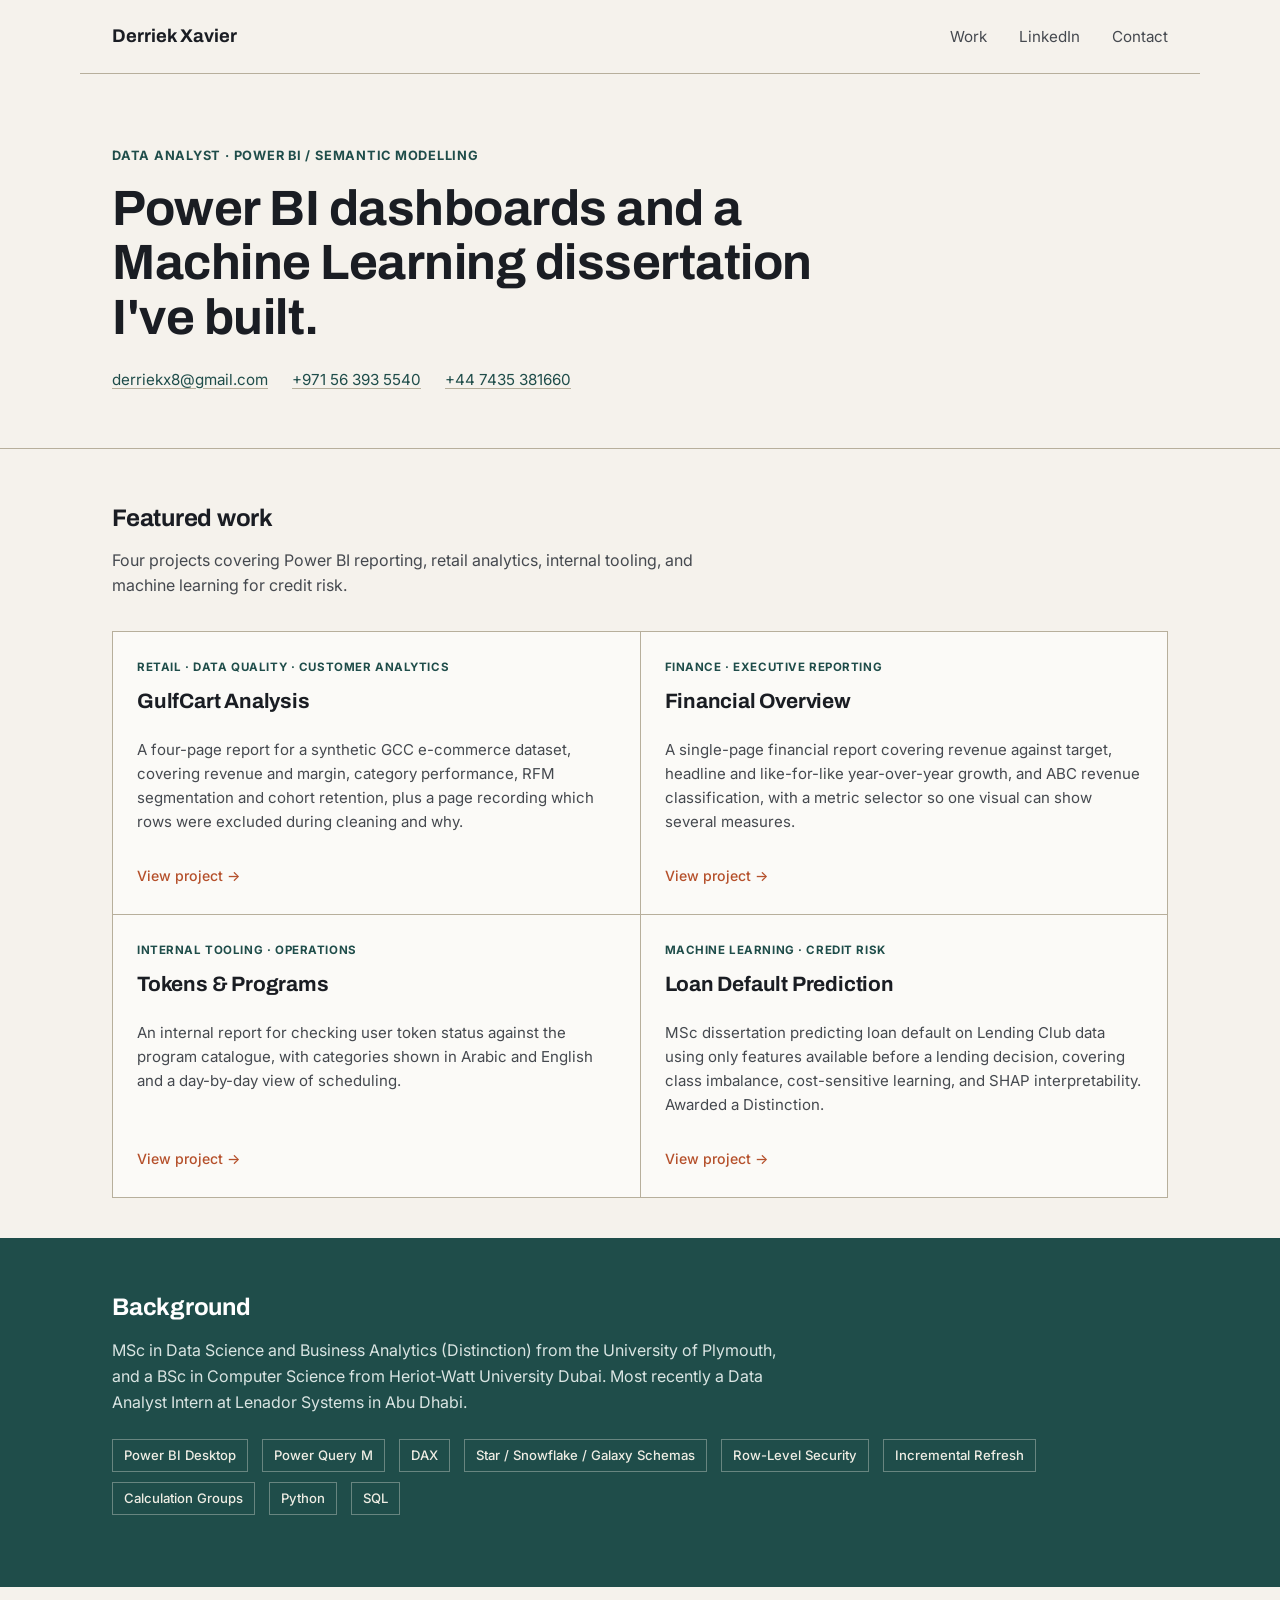
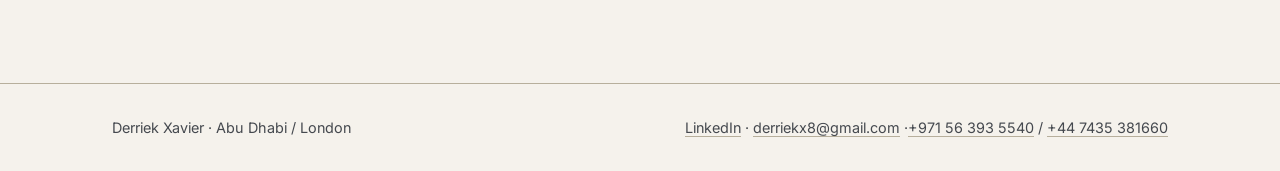
<file: index.html>
<!DOCTYPE html>
<html lang="en">
<head>
<meta name="google-site-verification" content="yAfRtNExouW-Twt7TnEkryJDzmDwEWIRnnUQQ39vMlI" />
<meta charset="UTF-8">
<meta name="viewport" content="width=device-width, initial-scale=1.0">
<title>Derriek Xavier - Power BI & Machine Learning Portfolio</title>
<meta name="description" content="Power BI and machine learning portfolio: semantic modelling, DAX, RLS, dashboard design, and a credit risk prediction dissertation.">

<link rel="icon" href="favicon.ico" sizes="any">
<link rel="icon" href="assets/icons/favicon-32.png" type="image/png" sizes="32x32">
<link rel="apple-touch-icon" href="assets/icons/apple-touch-icon.png">

<meta property="og:type" content="website">
<meta property="og:url" content="https://derriekxavier.github.io/">
<meta property="og:title" content="Derriek Xavier - Power BI & Machine Learning Portfolio">
<meta property="og:description" content="Semantic modelling, DAX, row-level security, and dashboard design across four projects, including a machine learning dissertation on credit risk.">
<meta property="og:image" content="https://derriekxavier.github.io/assets/og/og-image.png">
<meta property="og:image:width" content="1200">
<meta property="og:image:height" content="630">

<meta name="twitter:card" content="summary_large_image">
<meta name="twitter:title" content="Derriek Xavier - Power BI & Machine Learning Portfolio">
<meta name="twitter:description" content="Semantic modelling, DAX, row-level security, and dashboard design across four projects, including a machine learning dissertation on credit risk.">
<meta name="twitter:image" content="https://derriekxavier.github.io/assets/og/og-image.png">

<link rel="stylesheet" href="assets/style.css">
</head>
<body>
<a href="#main" class="skip-link">Skip to content</a>

<header class="site-header">
  <a href="index.html" class="brand">Derriek Xavier</a>
  <nav>
    <a href="index.html#work">Work</a>
    <a href="https://www.linkedin.com/in/derriekxavier/" target="_blank" rel="noopener">LinkedIn</a>
    <a href="mailto:derriekx8@gmail.com">Contact</a>
  </nav>
</header>

<main id="main">
  <section class="hero">
    <div class="wrap">
      <div class="eyebrow">DATA ANALYST · POWER BI / SEMANTIC MODELLING</div>
      <h1>Power BI dashboards and a Machine Learning dissertation I've built.</h1>
      <div class="hero-links">
        <a href="mailto:derriekx8@gmail.com">derriekx8@gmail.com</a>
        <a href="tel:+971563935540">+971 56 393 5540</a>   <a href="tel:+447435381660">+44 7435 381660</a>
      </div>
    </div>
  </section>

  <section class="project-list" id="work">
    <div class="wrap">
      <h2>Featured work</h2>
      <p class="section-note">Four projects covering Power BI reporting, retail analytics, internal tooling, and machine learning for credit risk.</p>

      <div class="card-grid">
        <a class="proj-card" href="projects/gulfcart.html">
          <div class="tag">RETAIL · DATA QUALITY · CUSTOMER ANALYTICS</div>
          <h3>GulfCart Analysis</h3>
          <p>A four-page report for a synthetic GCC e-commerce dataset, covering revenue and margin, category performance, RFM segmentation and cohort retention, plus a page recording which rows were excluded during cleaning and why.</p>
          <div class="go">View project →</div>
        </a>

        <a class="proj-card" href="projects/bi-gauntlet.html">
          <div class="tag">FINANCE · EXECUTIVE REPORTING</div>
          <h3>Financial Overview</h3>
          <p>A single-page financial report covering revenue against target, headline and like-for-like year-over-year growth, and ABC revenue classification, with a metric selector so one visual can show several measures.</p>
          <div class="go">View project →</div>
        </a>

        <a class="proj-card" href="projects/tokens-programs.html">
          <div class="tag">INTERNAL TOOLING · OPERATIONS</div>
          <h3>Tokens &amp; Programs</h3>
          <p>An internal report for checking user token status against the program catalogue, with categories shown in Arabic and English and a day-by-day view of scheduling.</p>
          <div class="go">View project →</div>
        </a>

        <a class="proj-card" href="projects/loan-default.html">
          <div class="tag">MACHINE LEARNING · CREDIT RISK</div>
          <h3>Loan Default Prediction</h3>
          <p>MSc dissertation predicting loan default on Lending Club data using only features available before a lending decision, covering class imbalance, cost-sensitive learning, and SHAP interpretability. Awarded a Distinction.</p>
          <div class="go">View project →</div>
        </a>
      </div>
    </div>
  </section>

  <section class="about-band">
    <div class="wrap">
      <h2>Background</h2>
      <p>MSc in Data Science and Business Analytics (Distinction) from the University of Plymouth, and a BSc in Computer Science from Heriot-Watt University Dubai. Most recently a Data Analyst Intern at Lenador Systems in Abu Dhabi.</p>
      <ul class="skills-list">
        <li>Power BI Desktop</li>
        <li>Power Query M</li>
        <li>DAX</li>
        <li>Star / Snowflake / Galaxy Schemas</li>
        <li>Row-Level Security</li>
        <li>Incremental Refresh</li>
        <li>Calculation Groups</li>
        <li>Python</li>
        <li>SQL</li>
      </ul>
    </div>
  </section>
</main>

<footer class="site-footer">
  <div class="wrap">
    <span>Derriek Xavier · Abu Dhabi / London</span>
    <span><a href="https://www.linkedin.com/in/derriekxavier/" target="_blank" rel="noopener">LinkedIn</a> · <a href="mailto:derriekx8@gmail.com">derriekx8@gmail.com</a> ·<a href="tel:+971563935540">+971 56 393 5540</a> / <a href="tel:+447435381660">+44 7435 381660</a></span>
  </div>
</footer>

</body>
</html>
</file>
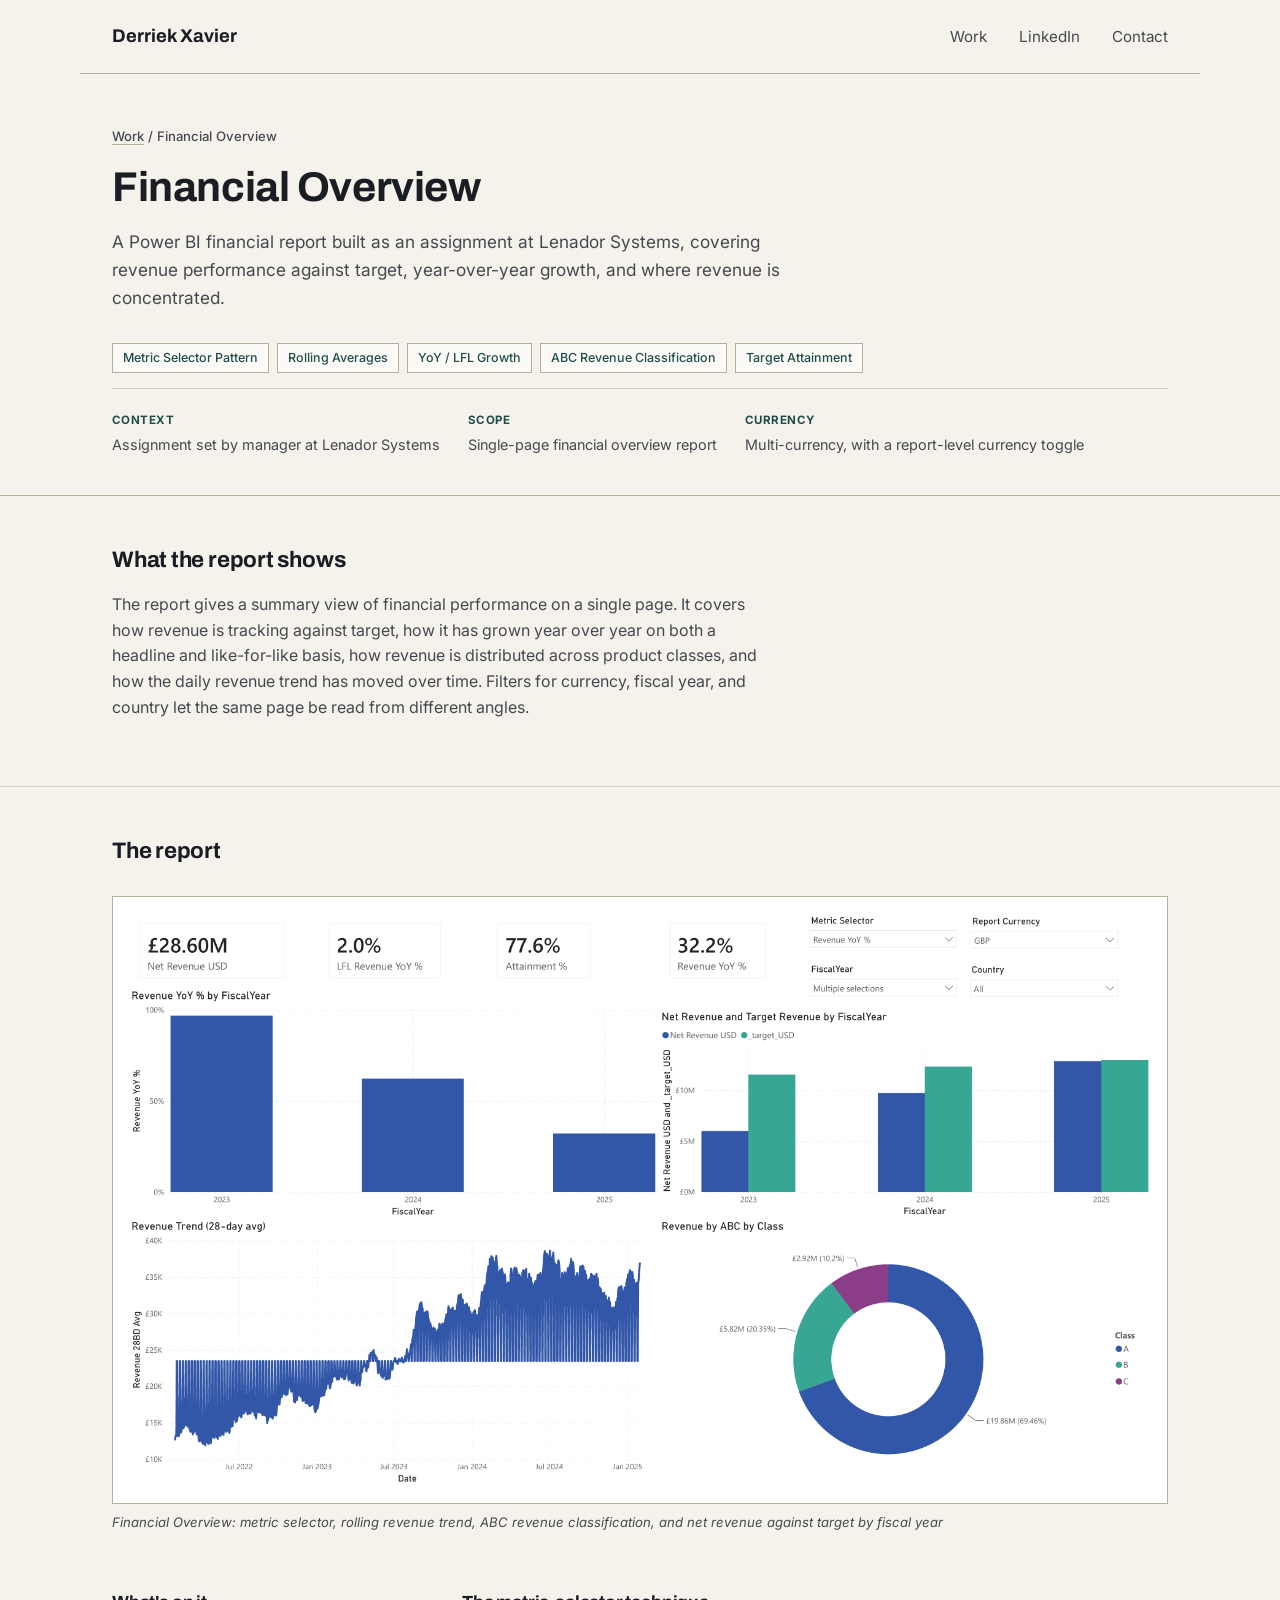
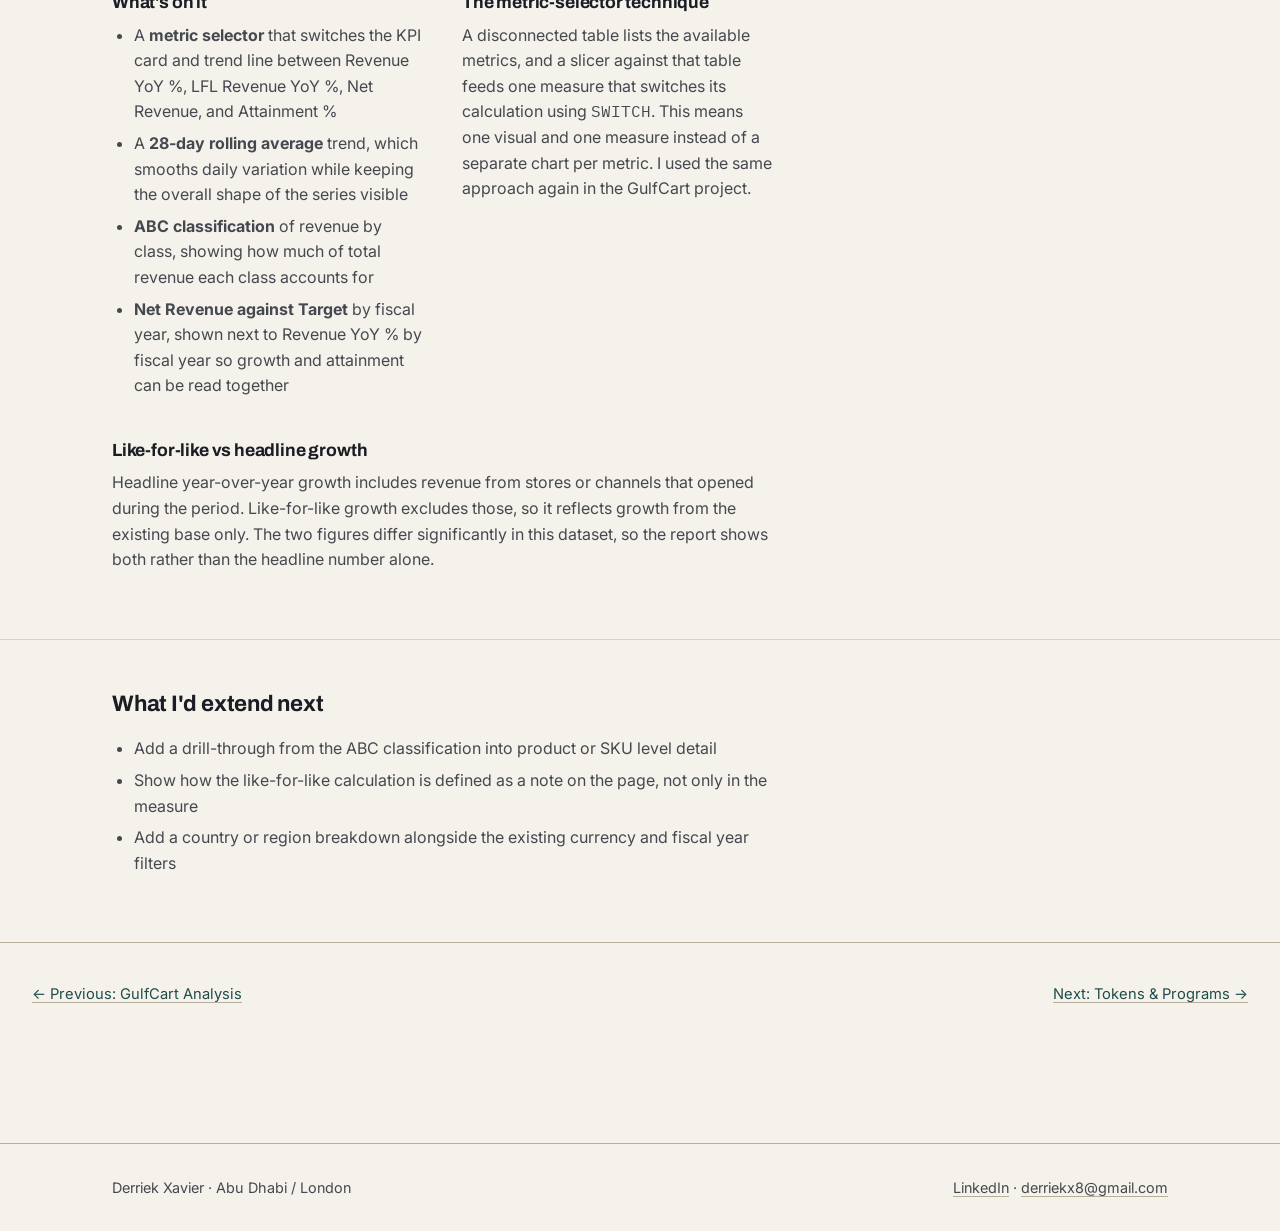
<file: projects/bi-gauntlet.html>
<!DOCTYPE html>
<html lang="en">
<head>
<meta charset="UTF-8">
<meta name="viewport" content="width=device-width, initial-scale=1.0">
<title>Financial Overview - Derriek Xavier</title>

<link rel="icon" href="../favicon.ico" sizes="any">
<link rel="icon" href="../assets/icons/favicon-32.png" type="image/png" sizes="32x32">
<link rel="apple-touch-icon" href="../assets/icons/apple-touch-icon.png">

<meta property="og:type" content="website">
<meta property="og:url" content="https://derriekxavier.github.io/projects/bi-gauntlet.html">
<meta property="og:title" content="Financial Overview - Derriek Xavier">
<meta property="og:description" content="A single-page Power BI financial report covering revenue against target, year-over-year growth, and ABC revenue classification.">
<meta property="og:image" content="https://derriekxavier.github.io/assets/og/og-image.png">
<meta property="og:image:width" content="1200">
<meta property="og:image:height" content="630">

<meta name="twitter:card" content="summary_large_image">
<meta name="twitter:title" content="Financial Overview - Derriek Xavier">
<meta name="twitter:description" content="A single-page Power BI financial report covering revenue against target, year-over-year growth, and ABC revenue classification.">
<meta name="twitter:image" content="https://derriekxavier.github.io/assets/og/og-image.png">

<link rel="stylesheet" href="../assets/style.css">
</head>
<body>
<a href="#main" class="skip-link">Skip to content</a>

<header class="site-header">
  <a href="../index.html" class="brand">Derriek Xavier</a>
  <nav>
    <a href="../index.html#work">Work</a>
    <a href="https://www.linkedin.com/in/derriekxavier/" target="_blank" rel="noopener">LinkedIn</a>
    <a href="mailto:derriekx8@gmail.com">Contact</a>
  </nav>
</header>

<main id="main">
  <section class="proj-hero">
    <div class="wrap">
      <div class="breadcrumb"><a href="../index.html">Work</a> / Financial Overview</div>
      <h1>Financial Overview</h1>
      <p class="dek">A Power BI financial report built as an assignment at Lenador Systems, covering revenue performance against target, year-over-year growth, and where revenue is concentrated.</p>

      <div class="pill-row">
        <span class="pill">Metric Selector Pattern</span>
        <span class="pill">Rolling Averages</span>
        <span class="pill">YoY / LFL Growth</span>
        <span class="pill">ABC Revenue Classification</span>
        <span class="pill">Target Attainment</span>
      </div>

      <dl class="meta-row">
        <div><dt>CONTEXT</dt><dd>Assignment set by manager at Lenador Systems</dd></div>
        <div><dt>SCOPE</dt><dd>Single-page financial overview report</dd></div>
        <div><dt>CURRENCY</dt><dd>Multi-currency, with a report-level currency toggle</dd></div>
      </dl>
    </div>

  </section>

  <section class="proj-section">
    <div class="wrap">
      <h2>What the report shows</h2>
      <p class="prose">The report gives a summary view of financial performance on a single page. It covers how revenue is tracking against target, how it has grown year over year on both a headline and like-for-like basis, how revenue is distributed across product classes, and how the daily revenue trend has moved over time. Filters for currency, fiscal year, and country let the same page be read from different angles.</p>
    </div>
  </section>

  <section class="proj-section">
    <div class="wrap">
      <h2>The report</h2>
      <figure>
        <img src="../assets/images/gauntlet-1.png" alt="BI Gauntlet Financial Overview page showing Net Revenue, Attainment %, Revenue YoY %, LFL Revenue YoY %, a 28-day rolling revenue trend, Revenue by ABC class, Revenue YoY % by fiscal year, and Net Revenue vs Target by fiscal year">
        <figcaption>Financial Overview: metric selector, rolling revenue trend, ABC revenue classification, and net revenue against target by fiscal year</figcaption>
      </figure>

      <div class="two-col prose">
        <div>
          <h3>What's on it</h3>
          <ul>
            <li>A <strong>metric selector</strong> that switches the KPI card and trend line between Revenue YoY %, LFL Revenue YoY %, Net Revenue, and Attainment %</li>
            <li>A <strong>28-day rolling average</strong> trend, which smooths daily variation while keeping the overall shape of the series visible</li>
            <li><strong>ABC classification</strong> of revenue by class, showing how much of total revenue each class accounts for</li>
            <li><strong>Net Revenue against Target</strong> by fiscal year, shown next to Revenue YoY % by fiscal year so growth and attainment can be read together</li>
          </ul>
        </div>
        <div>
          <h3>The metric-selector technique</h3>
          <p>A disconnected table lists the available metrics, and a slicer against that table feeds one measure that switches its calculation using <code>SWITCH</code>. This means one visual and one measure instead of a separate chart per metric. I used the same approach again in the GulfCart project.</p>
        </div>
      </div>

      <h3 class="prose">Like-for-like vs headline growth</h3>
      <p class="prose">Headline year-over-year growth includes revenue from stores or channels that opened during the period. Like-for-like growth excludes those, so it reflects growth from the existing base only. The two figures differ significantly in this dataset, so the report shows both rather than the headline number alone.</p>
    </div>
  </section>

  <section class="proj-section">
    <div class="wrap">
      <h2>What I'd extend next</h2>
      <ul class="prose">
        <li>Add a drill-through from the ABC classification into product or SKU level detail</li>
        <li>Show how the like-for-like calculation is defined as a note on the page, not only in the measure</li>
        <li>Add a country or region breakdown alongside the existing currency and fiscal year filters</li>
      </ul>
    </div>
  </section>
</main>

<nav class="nav-between">
  <a href="gulfcart.html">← Previous: GulfCart Analysis</a>
  <a href="tokens-programs.html">Next: Tokens &amp; Programs →</a>
</nav>

<footer class="site-footer">
  <div class="wrap">
    <span>Derriek Xavier · Abu Dhabi / London</span>
    <span><a href="https://www.linkedin.com/in/derriekxavier/" target="_blank" rel="noopener">LinkedIn</a> · <a href="mailto:derriekx8@gmail.com">derriekx8@gmail.com</a></span>
  </div>
</footer>

</body>
</html>
</file>
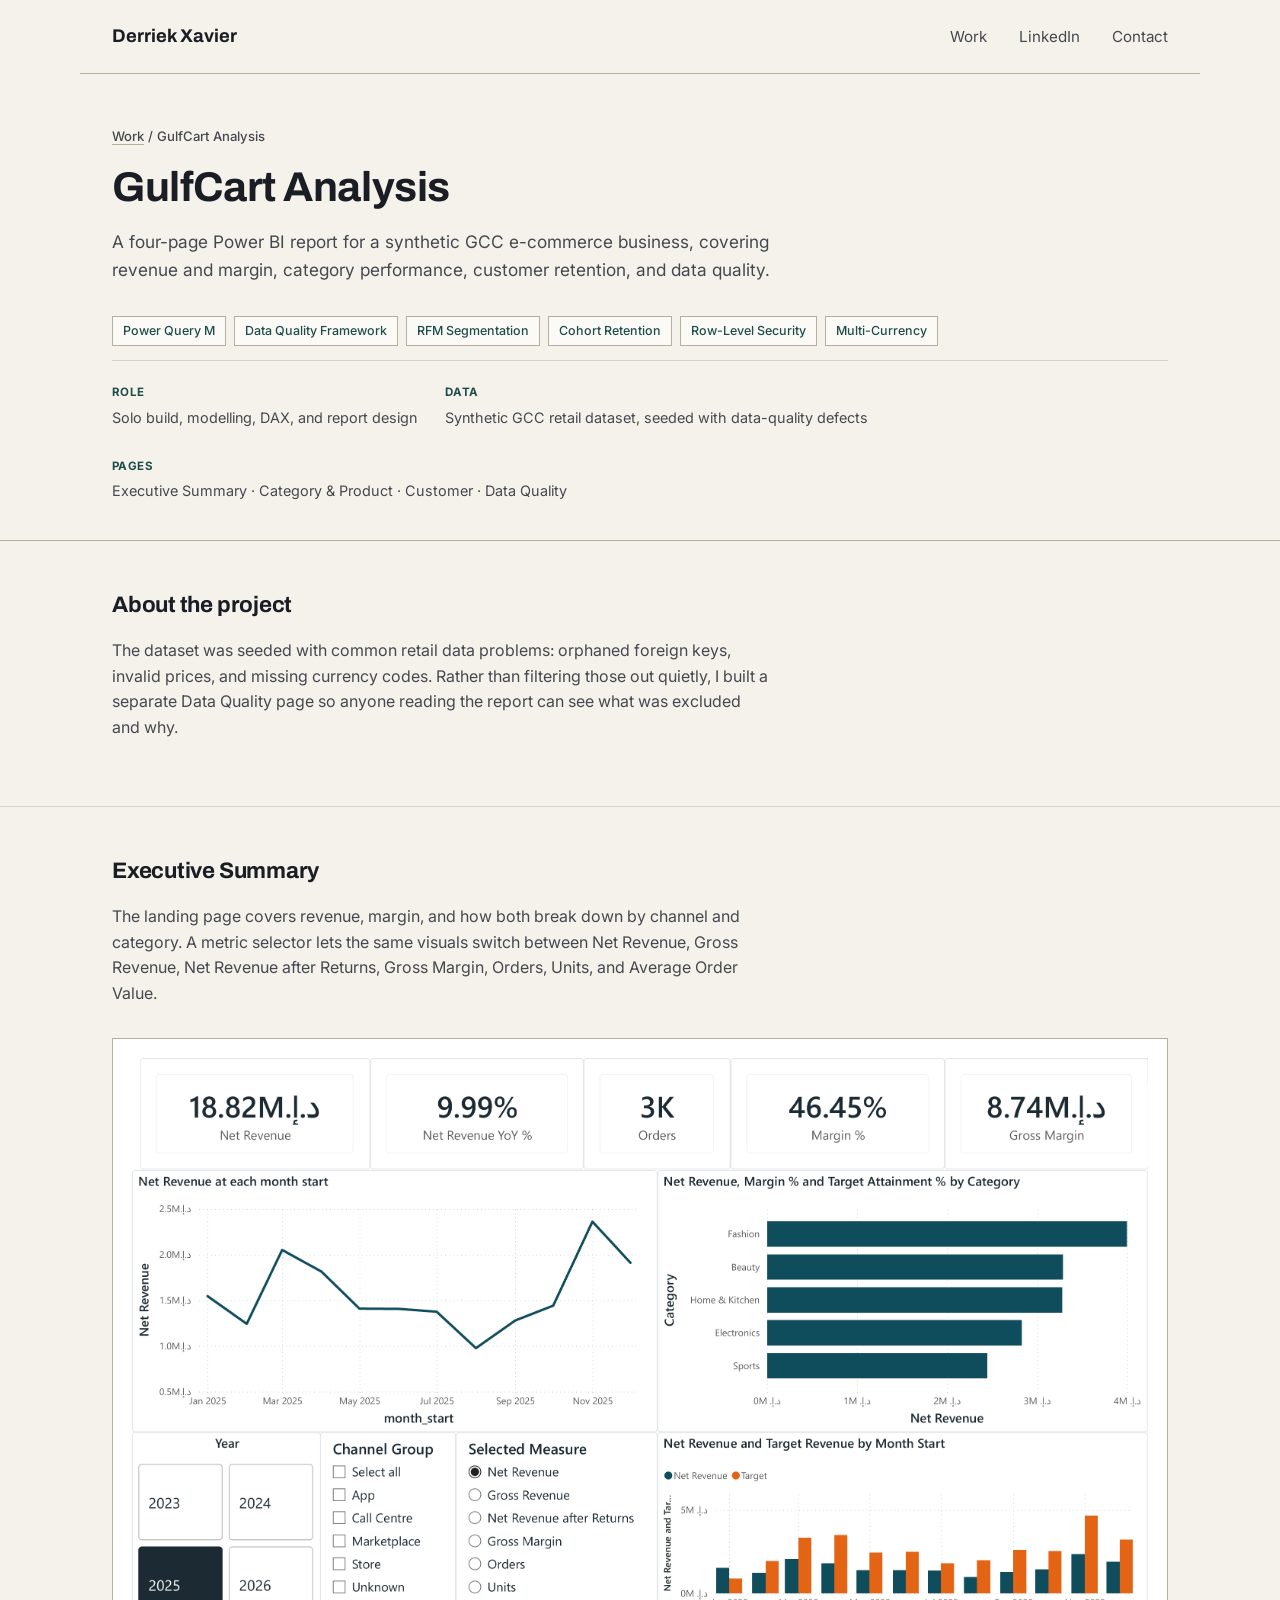
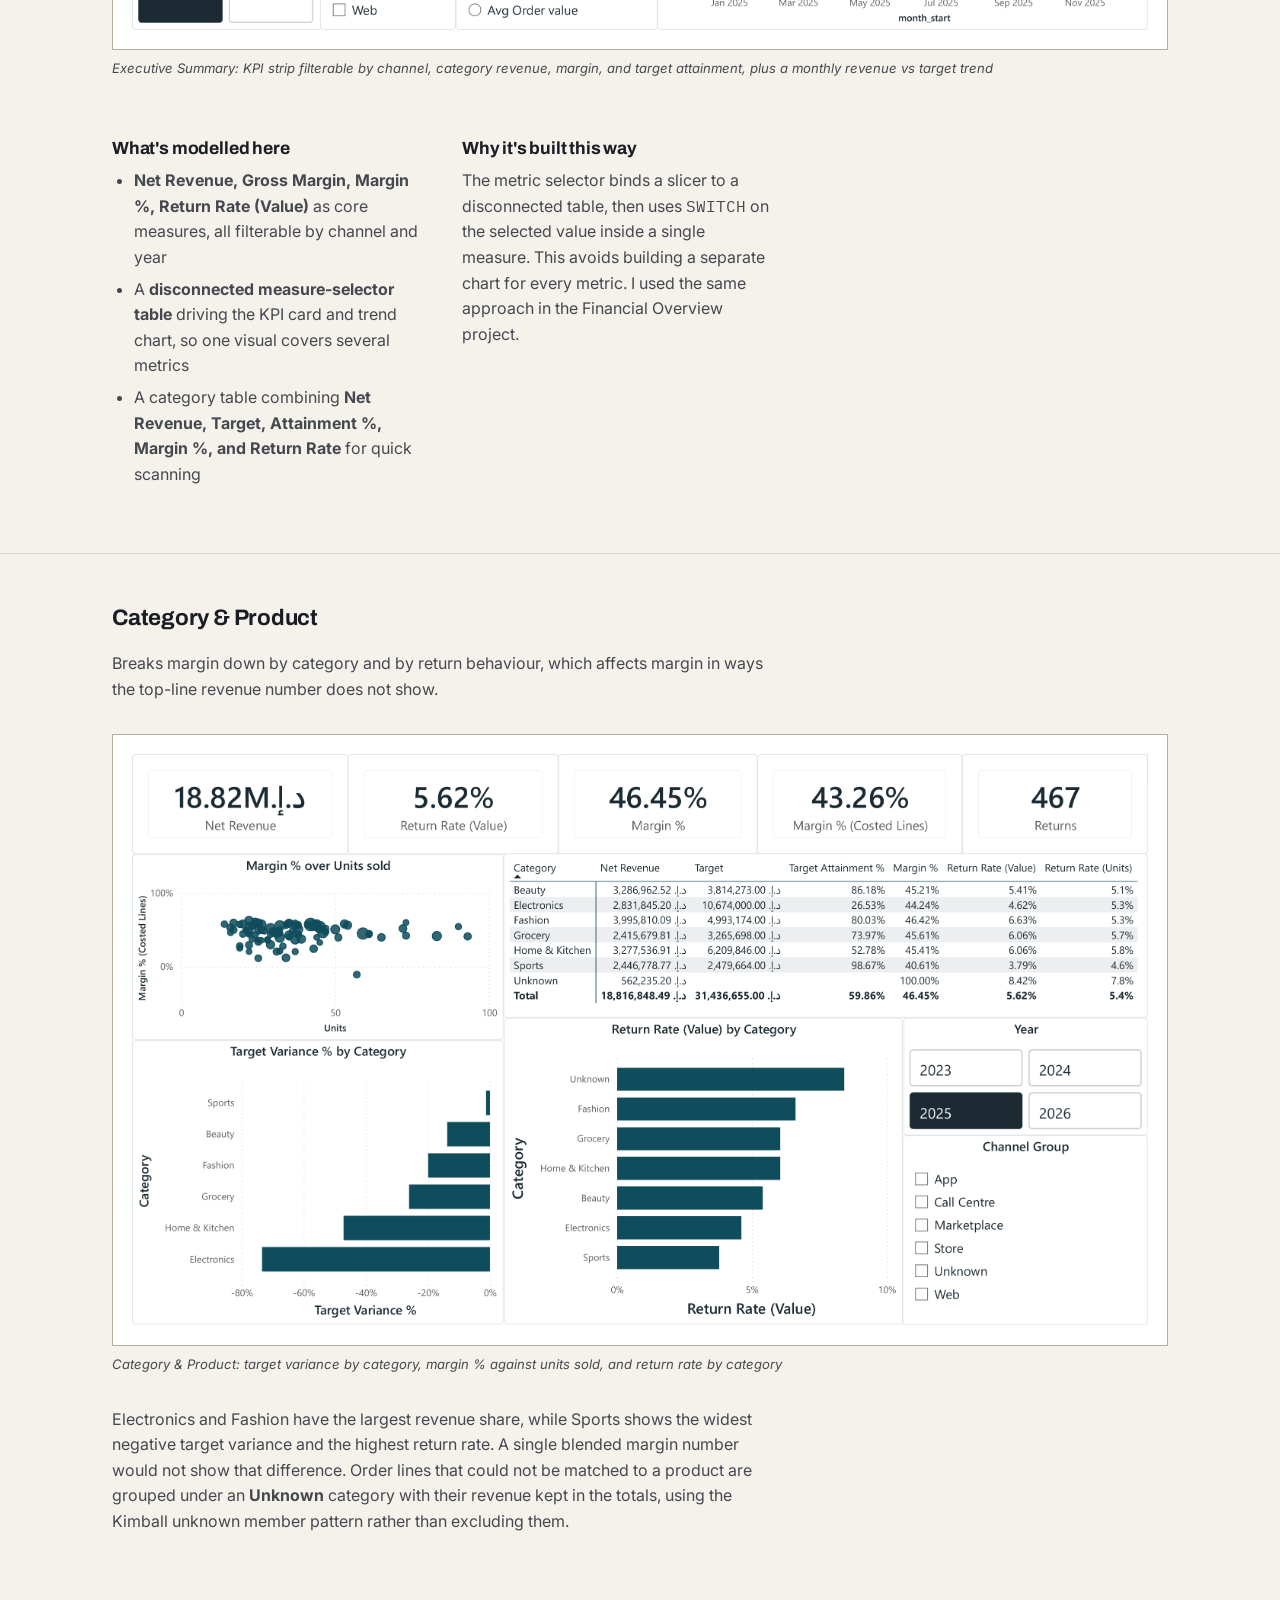
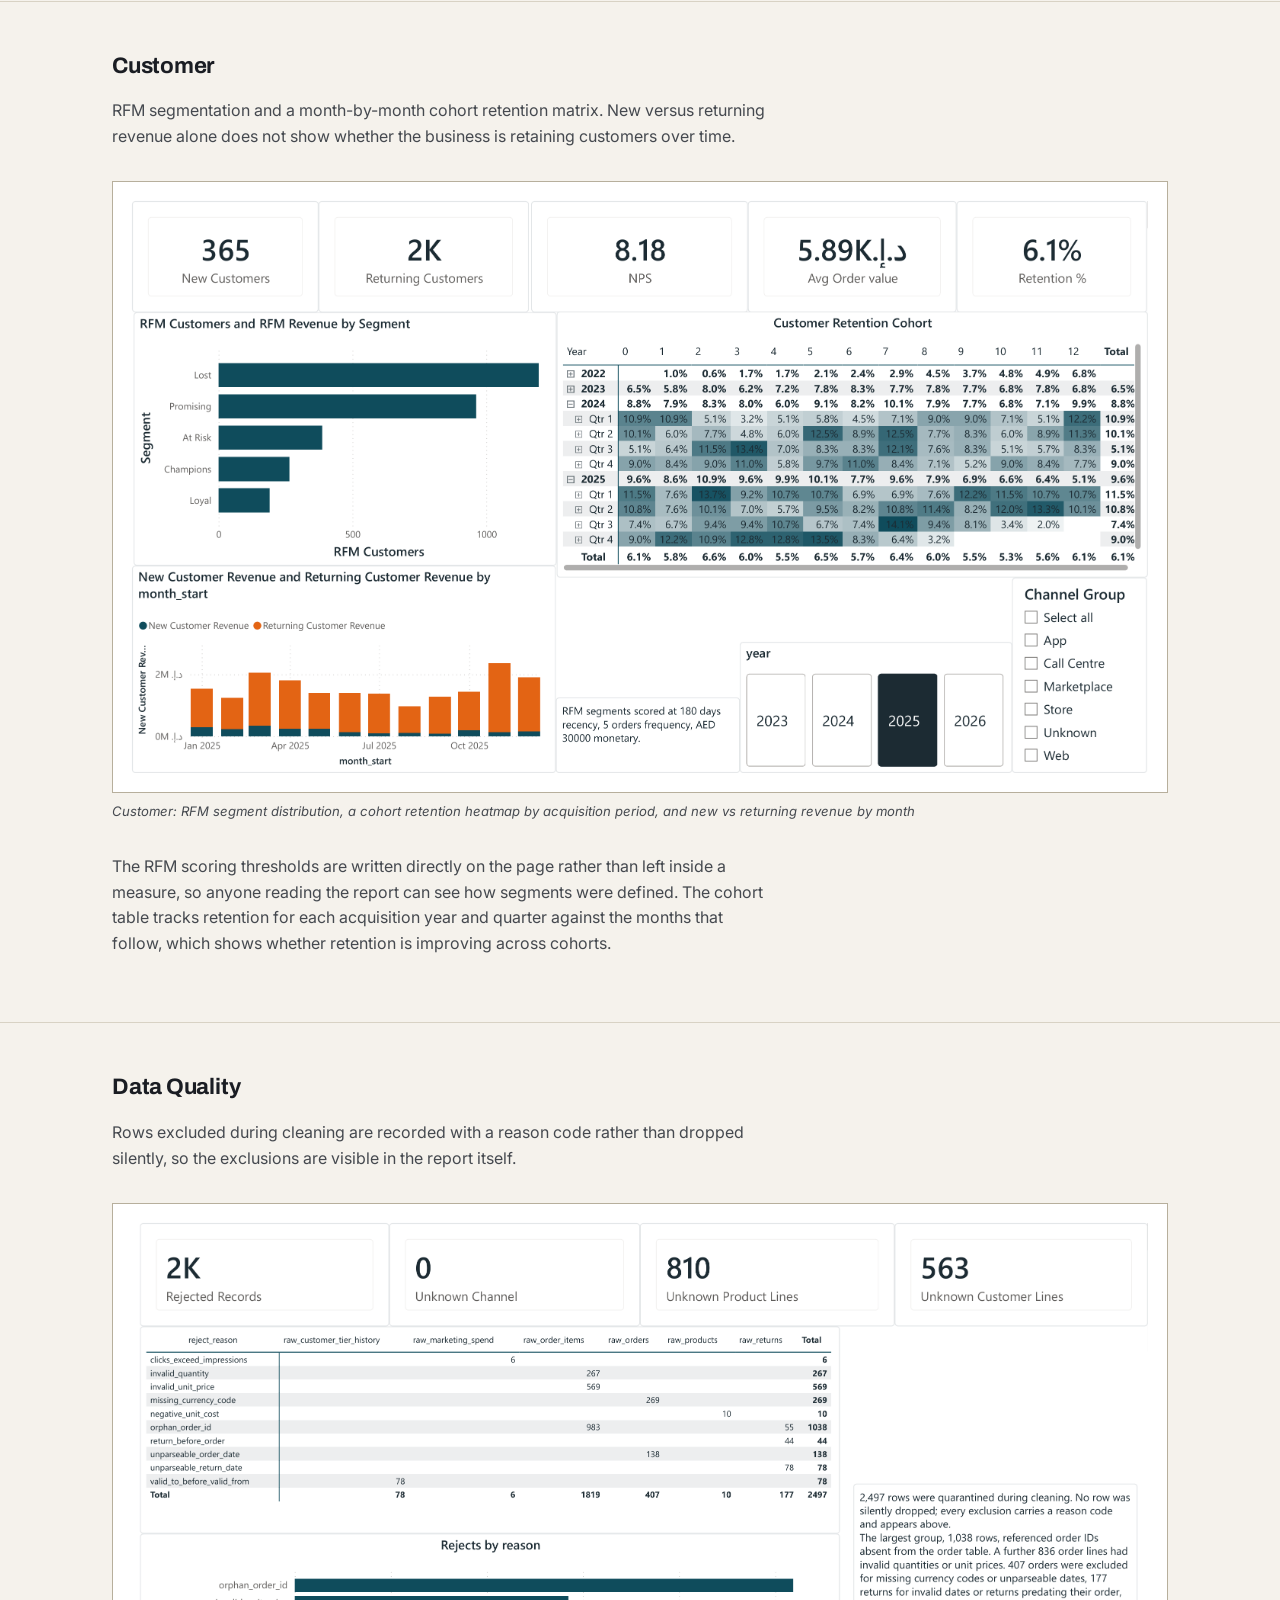
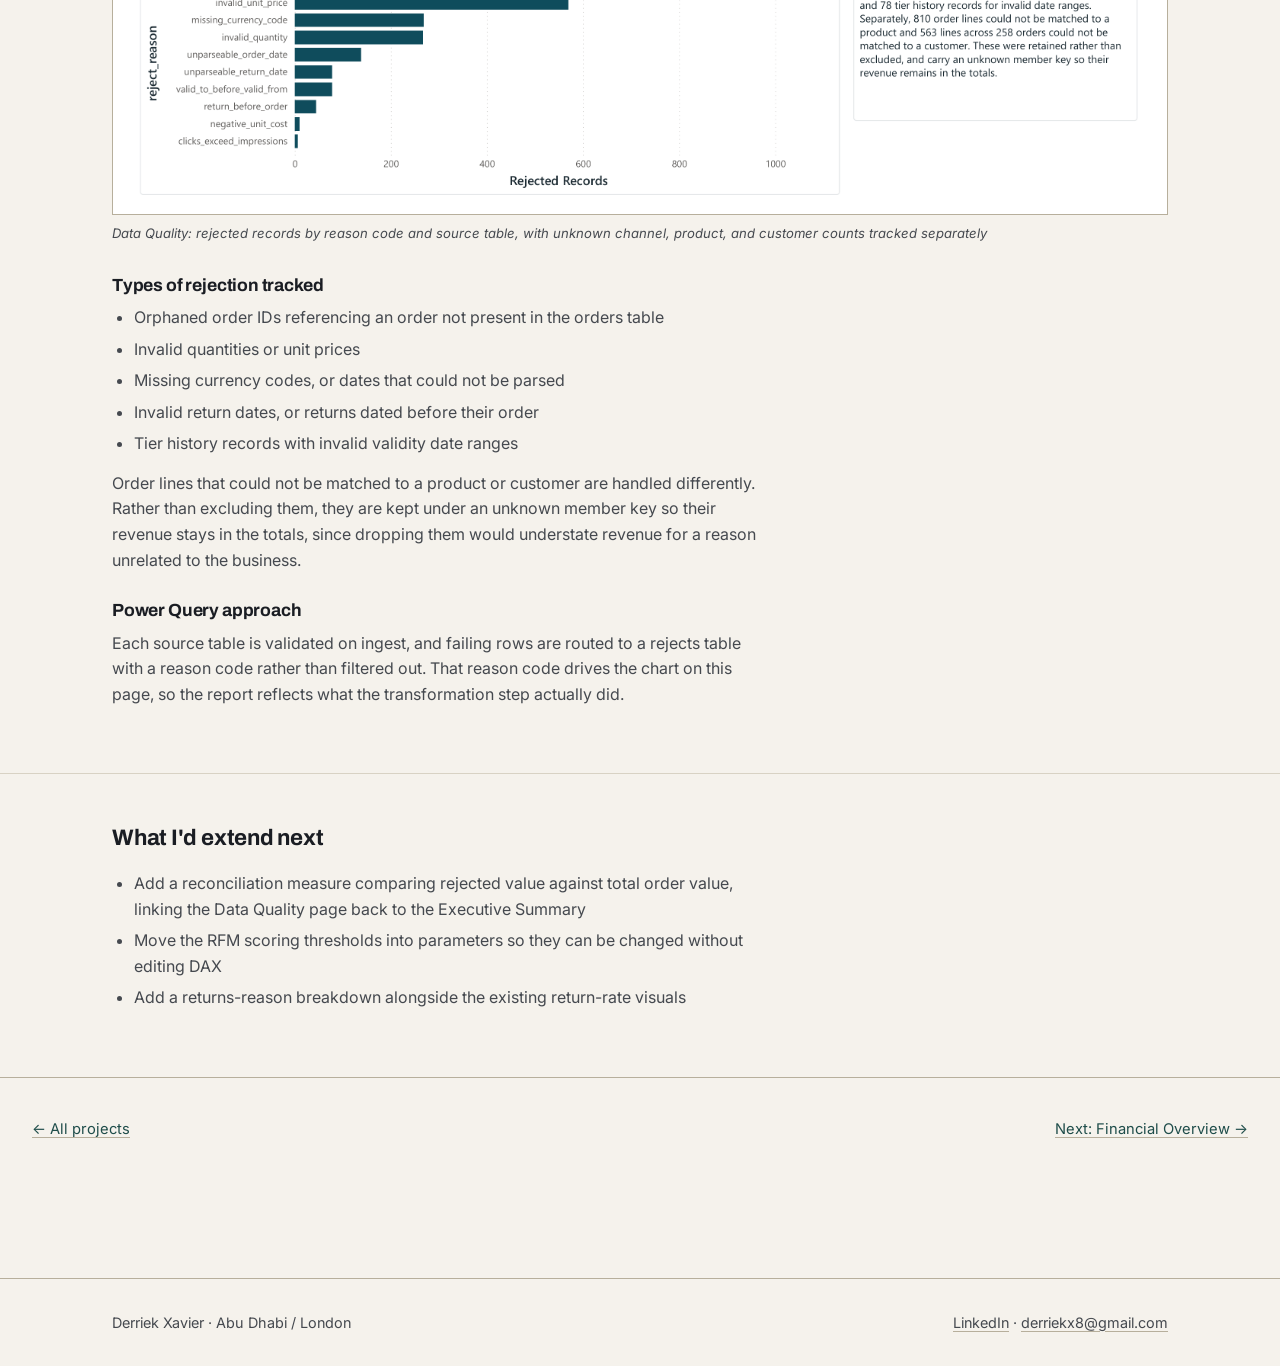
<file: projects/gulfcart.html>
<!DOCTYPE html>
<html lang="en">
<head>
<meta charset="UTF-8">
<meta name="viewport" content="width=device-width, initial-scale=1.0">
<title>GulfCart Analysis - Derriek Xavier</title>

<link rel="icon" href="../favicon.ico" sizes="any">
<link rel="icon" href="../assets/icons/favicon-32.png" type="image/png" sizes="32x32">
<link rel="apple-touch-icon" href="../assets/icons/apple-touch-icon.png">

<meta property="og:type" content="website">
<meta property="og:url" content="https://derriekxavier.github.io/projects/gulfcart.html">
<meta property="og:title" content="GulfCart Analysis - Derriek Xavier">
<meta property="og:description" content="A four-page Power BI report for a GCC e-commerce dataset, covering revenue, category performance, customer retention, and data quality.">
<meta property="og:image" content="https://derriekxavier.github.io/assets/og/og-image.png">
<meta property="og:image:width" content="1200">
<meta property="og:image:height" content="630">

<meta name="twitter:card" content="summary_large_image">
<meta name="twitter:title" content="GulfCart Analysis - Derriek Xavier">
<meta name="twitter:description" content="A four-page Power BI report for a GCC e-commerce dataset, covering revenue, category performance, customer retention, and data quality.">
<meta name="twitter:image" content="https://derriekxavier.github.io/assets/og/og-image.png">

<link rel="stylesheet" href="../assets/style.css">
</head>
<body>
<a href="#main" class="skip-link">Skip to content</a>

<header class="site-header">
  <a href="../index.html" class="brand">Derriek Xavier</a>
  <nav>
    <a href="../index.html#work">Work</a>
    <a href="https://www.linkedin.com/in/derriekxavier/" target="_blank" rel="noopener">LinkedIn</a>
    <a href="mailto:derriekx8@gmail.com">Contact</a>
  </nav>
</header>

<main id="main">
  <section class="proj-hero">
    <div class="wrap">
      <div class="breadcrumb"><a href="../index.html">Work</a> / GulfCart Analysis</div>
      <h1>GulfCart Analysis</h1>
      <p class="dek">A four-page Power BI report for a synthetic GCC e-commerce business, covering revenue and margin, category performance, customer retention, and data quality.</p>

      <div class="pill-row">
        <span class="pill">Power Query M</span>
        <span class="pill">Data Quality Framework</span>
        <span class="pill">RFM Segmentation</span>
        <span class="pill">Cohort Retention</span>
        <span class="pill">Row-Level Security</span>
        <span class="pill">Multi-Currency</span>
      </div>

      <dl class="meta-row">
        <div><dt>ROLE</dt><dd>Solo build, modelling, DAX, and report design</dd></div>
        <div><dt>DATA</dt><dd>Synthetic GCC retail dataset, seeded with data-quality defects</dd></div>
        <div><dt>PAGES</dt><dd>Executive Summary · Category &amp; Product · Customer · Data Quality</dd></div>
      </dl>
    </div>

  </section>

  <section class="proj-section">
    <div class="wrap">
      <h2>About the project</h2>
      <p class="prose">The dataset was seeded with common retail data problems: orphaned foreign keys, invalid prices, and missing currency codes. Rather than filtering those out quietly, I built a separate Data Quality page so anyone reading the report can see what was excluded and why.</p>
    </div>
  </section>

  <section class="proj-section">
    <div class="wrap">
      <h2>Executive Summary</h2>
      <p class="prose">The landing page covers revenue, margin, and how both break down by channel and category. A metric selector lets the same visuals switch between Net Revenue, Gross Revenue, Net Revenue after Returns, Gross Margin, Orders, Units, and Average Order Value.</p>

      <figure>
        <img src="../assets/images/gulfcart-1.png" alt="GulfCart Executive Summary page showing Net Revenue, Margin %, Orders, Net Revenue YoY %, and category breakdown charts">
        <figcaption>Executive Summary: KPI strip filterable by channel, category revenue, margin, and target attainment, plus a monthly revenue vs target trend</figcaption>
      </figure>

      <div class="two-col prose">
        <div>
          <h3>What's modelled here</h3>
          <ul>
            <li><strong>Net Revenue, Gross Margin, Margin %, Return Rate (Value)</strong> as core measures, all filterable by channel and year</li>
            <li>A <strong>disconnected measure-selector table</strong> driving the KPI card and trend chart, so one visual covers several metrics</li>
            <li>A category table combining <strong>Net Revenue, Target, Attainment %, Margin %, and Return Rate</strong> for quick scanning</li>
          </ul>
        </div>
        <div>
          <h3>Why it's built this way</h3>
          <p>The metric selector binds a slicer to a disconnected table, then uses <code>SWITCH</code> on the selected value inside a single measure. This avoids building a separate chart for every metric. I used the same approach in the Financial Overview project.</p>
        </div>
      </div>
    </div>
  </section>

  <section class="proj-section">
    <div class="wrap">
      <h2>Category &amp; Product</h2>
      <p class="prose">Breaks margin down by category and by return behaviour, which affects margin in ways the top-line revenue number does not show.</p>

      <figure>
        <img src="../assets/images/gulfcart-2.png" alt="GulfCart Category and Product page showing Net Revenue by category, target variance, margin over units sold, and return rate by category">
        <figcaption>Category &amp; Product: target variance by category, margin % against units sold, and return rate by category</figcaption>
      </figure>

      <p class="prose">Electronics and Fashion have the largest revenue share, while Sports shows the widest negative target variance and the highest return rate. A single blended margin number would not show that difference. Order lines that could not be matched to a product are grouped under an <strong>Unknown</strong> category with their revenue kept in the totals, using the Kimball unknown member pattern rather than excluding them.</p>
    </div>
  </section>

  <section class="proj-section">
    <div class="wrap">
      <h2>Customer</h2>
      <p class="prose">RFM segmentation and a month-by-month cohort retention matrix. New versus returning revenue alone does not show whether the business is retaining customers over time.</p>

      <figure>
        <img src="../assets/images/gulfcart-3.png" alt="GulfCart Customer page showing RFM segments, a customer retention cohort heatmap by year and month since acquisition, and new vs returning customer revenue trend">
        <figcaption>Customer: RFM segment distribution, a cohort retention heatmap by acquisition period, and new vs returning revenue by month</figcaption>
      </figure>

      <p class="prose">The RFM scoring thresholds are written directly on the page rather than left inside a measure, so anyone reading the report can see how segments were defined. The cohort table tracks retention for each acquisition year and quarter against the months that follow, which shows whether retention is improving across cohorts.</p>
    </div>
  </section>

  <section class="proj-section">
    <div class="wrap">
      <h2>Data Quality</h2>
      <p class="prose">Rows excluded during cleaning are recorded with a reason code rather than dropped silently, so the exclusions are visible in the report itself.</p>

      <figure>
        <img src="../assets/images/gulfcart-4.png" alt="GulfCart Data Quality page showing rejected records by reason code across source tables, with a breakdown table and bar chart of reject reasons">
        <figcaption>Data Quality: rejected records by reason code and source table, with unknown channel, product, and customer counts tracked separately</figcaption>
      </figure>

      <h3 class="prose">Types of rejection tracked</h3>
      <ul class="prose">
        <li>Orphaned order IDs referencing an order not present in the orders table</li>
        <li>Invalid quantities or unit prices</li>
        <li>Missing currency codes, or dates that could not be parsed</li>
        <li>Invalid return dates, or returns dated before their order</li>
        <li>Tier history records with invalid validity date ranges</li>
      </ul>
      <p class="prose">Order lines that could not be matched to a product or customer are handled differently. Rather than excluding them, they are kept under an unknown member key so their revenue stays in the totals, since dropping them would understate revenue for a reason unrelated to the business.</p>

      <h3 class="prose">Power Query approach</h3>
      <p class="prose">Each source table is validated on ingest, and failing rows are routed to a rejects table with a reason code rather than filtered out. That reason code drives the chart on this page, so the report reflects what the transformation step actually did.</p>
    </div>
  </section>

  <section class="proj-section">
    <div class="wrap">
      <h2>What I'd extend next</h2>
      <ul class="prose">
        <li>Add a reconciliation measure comparing rejected value against total order value, linking the Data Quality page back to the Executive Summary</li>
        <li>Move the RFM scoring thresholds into parameters so they can be changed without editing DAX</li>
        <li>Add a returns-reason breakdown alongside the existing return-rate visuals</li>
      </ul>
    </div>
  </section>
</main>

<nav class="nav-between">
  <a href="../index.html">← All projects</a>
  <a href="bi-gauntlet.html">Next: Financial Overview →</a>
</nav>

<footer class="site-footer">
  <div class="wrap">
    <span>Derriek Xavier · Abu Dhabi / London</span>
    <span><a href="https://www.linkedin.com/in/derriekxavier/" target="_blank" rel="noopener">LinkedIn</a> · <a href="mailto:derriekx8@gmail.com">derriekx8@gmail.com</a></span>
  </div>
</footer>

</body>
</html>
</file>
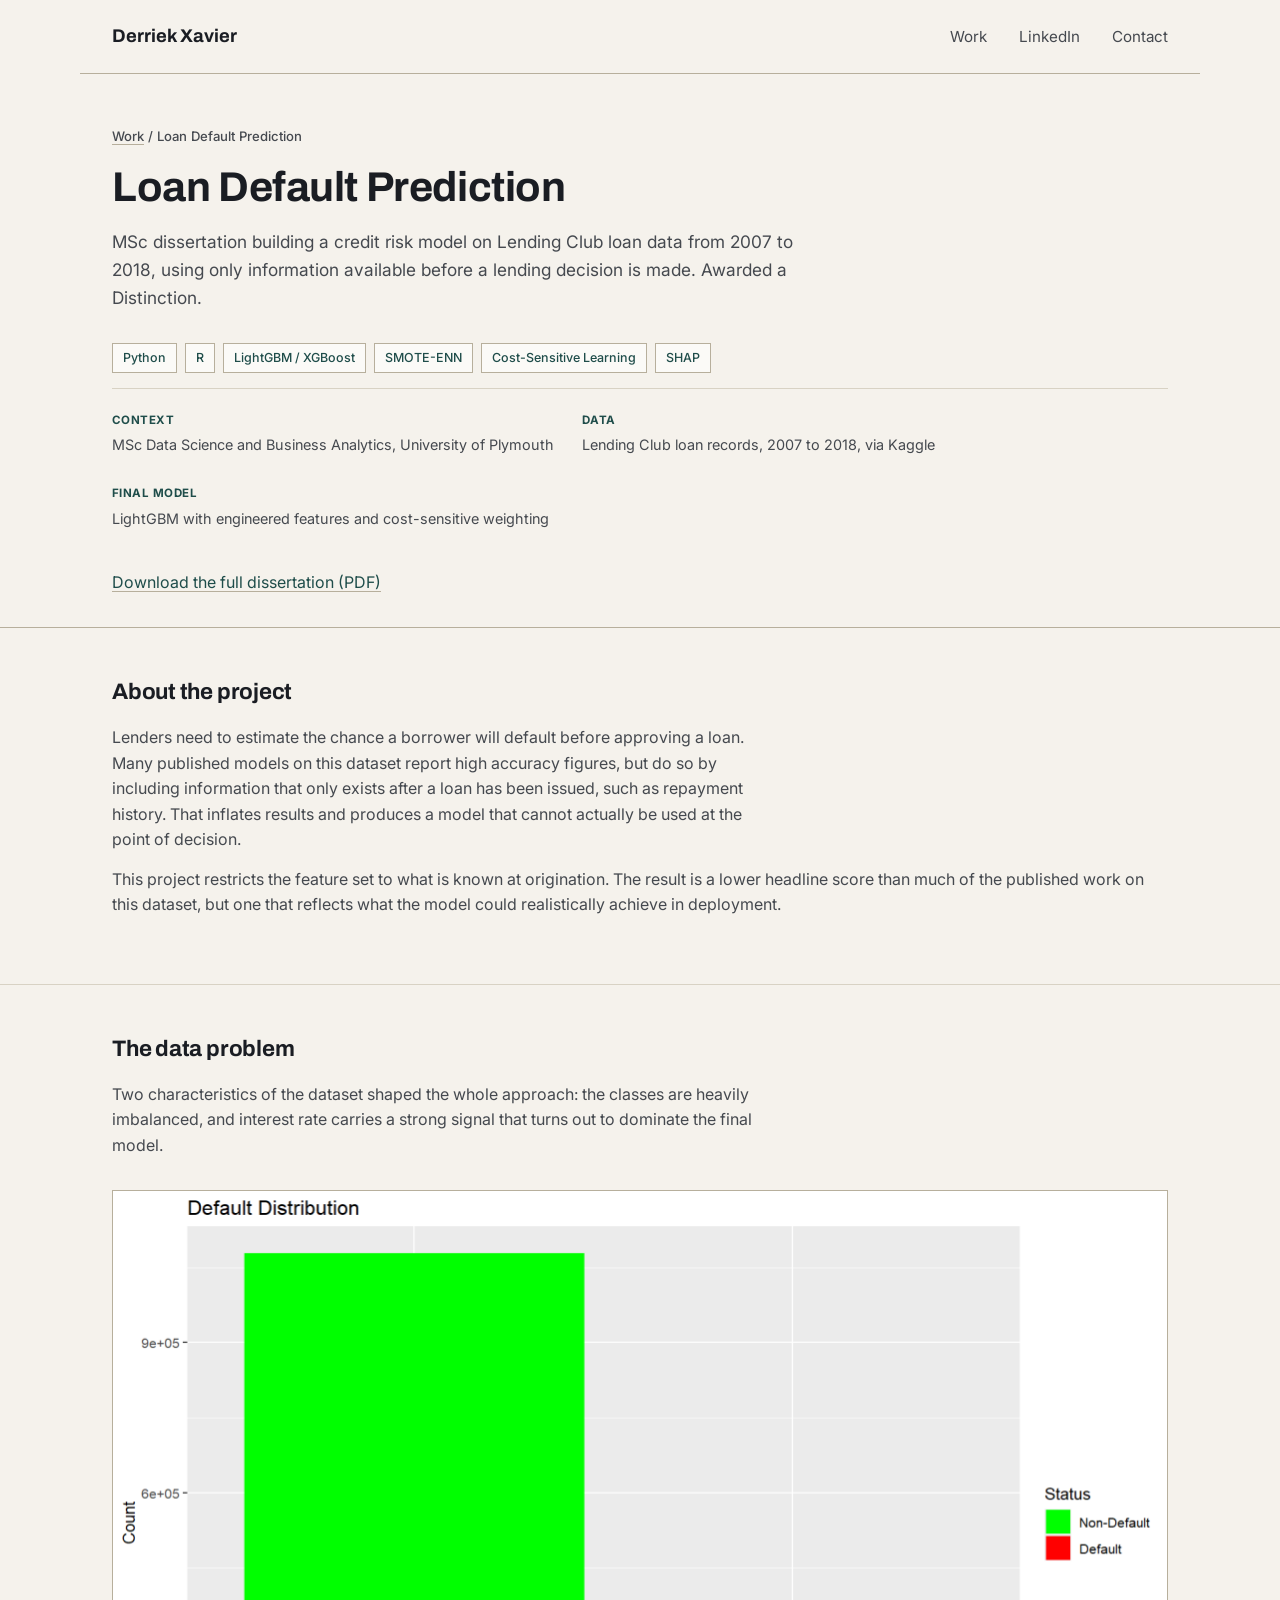
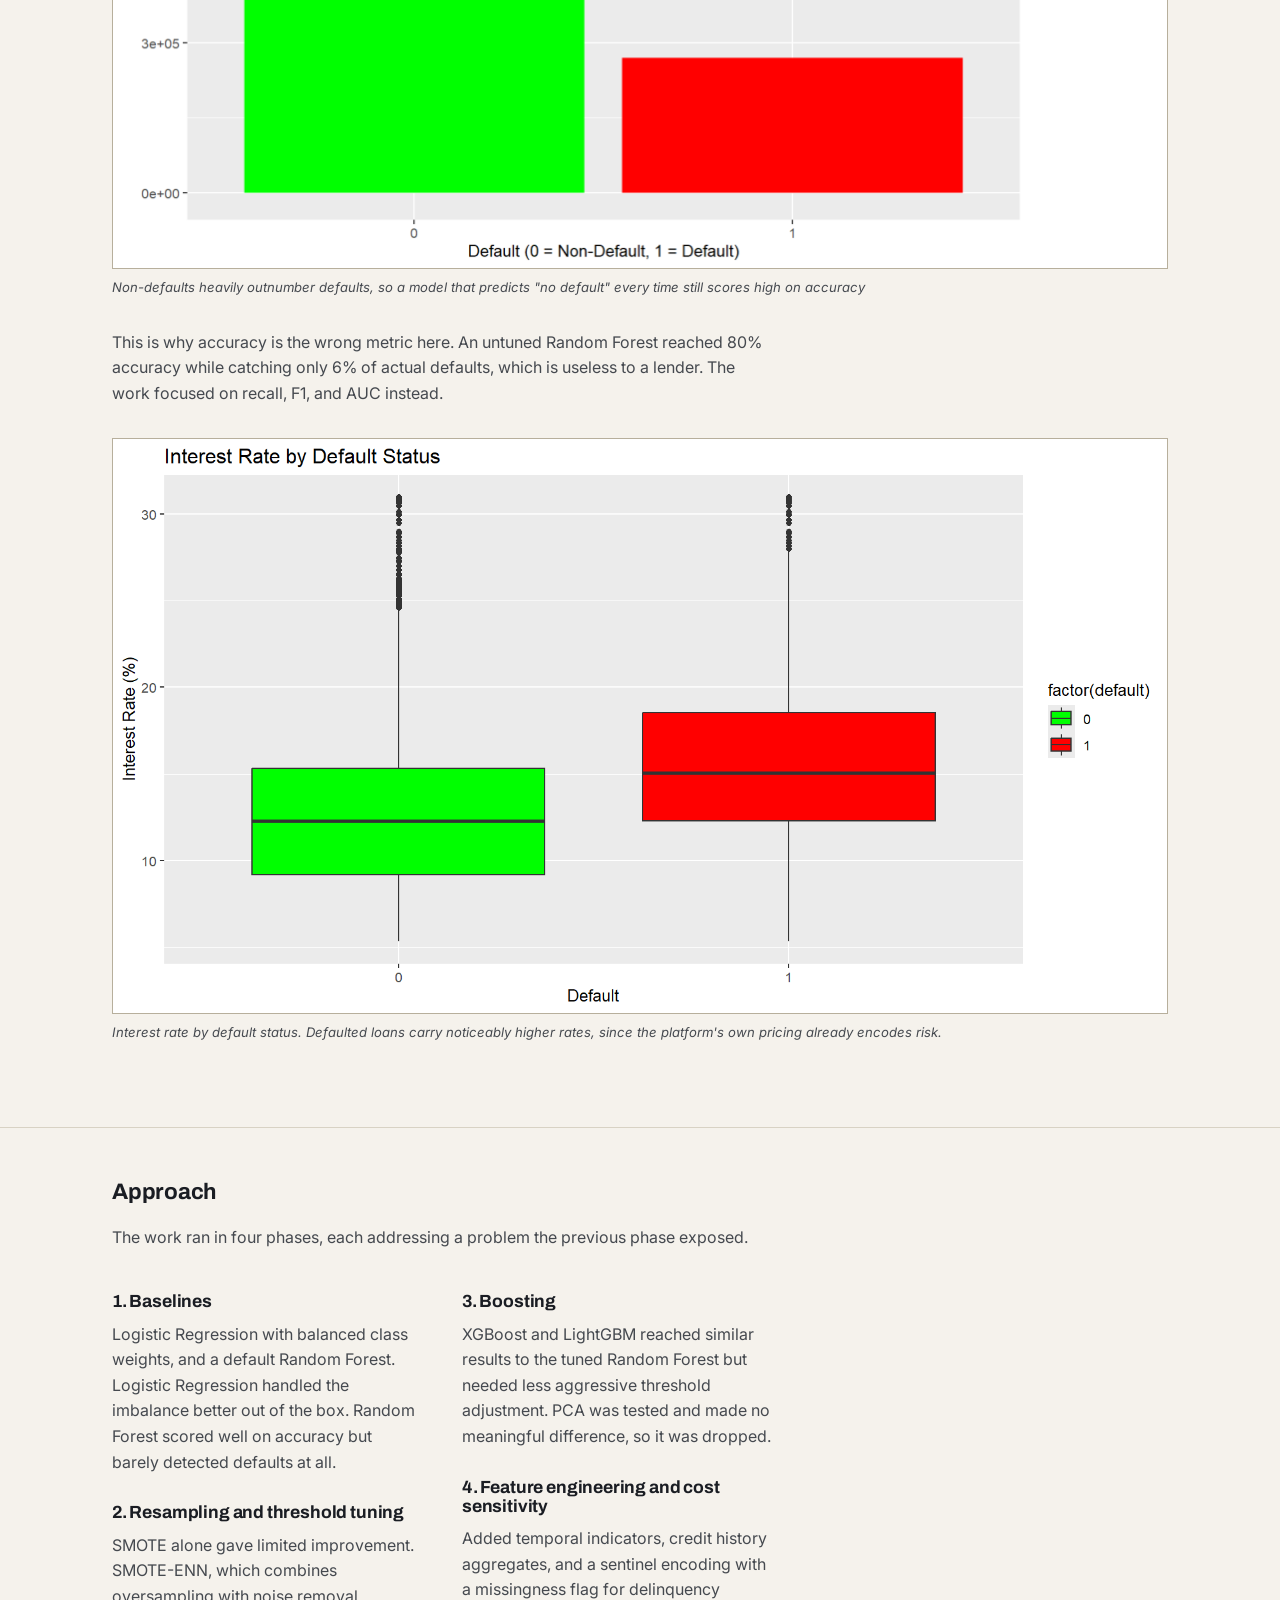
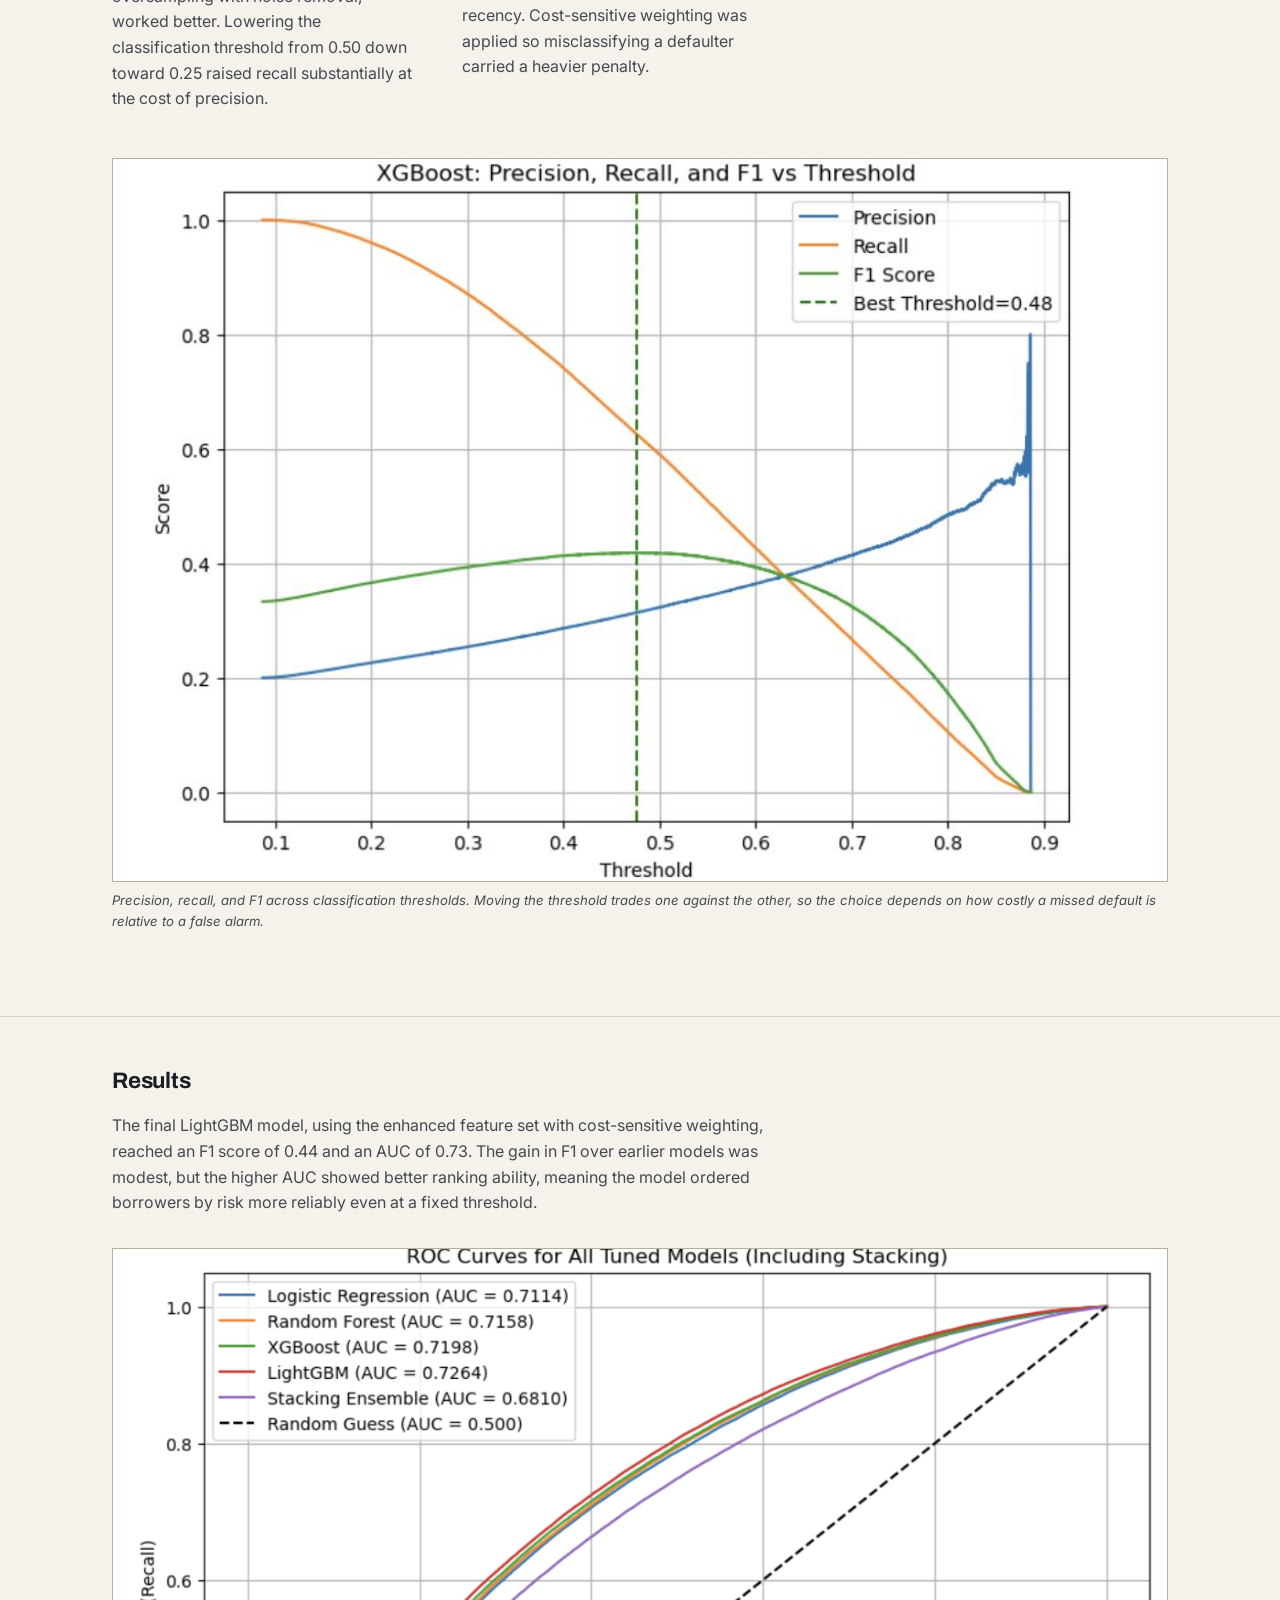
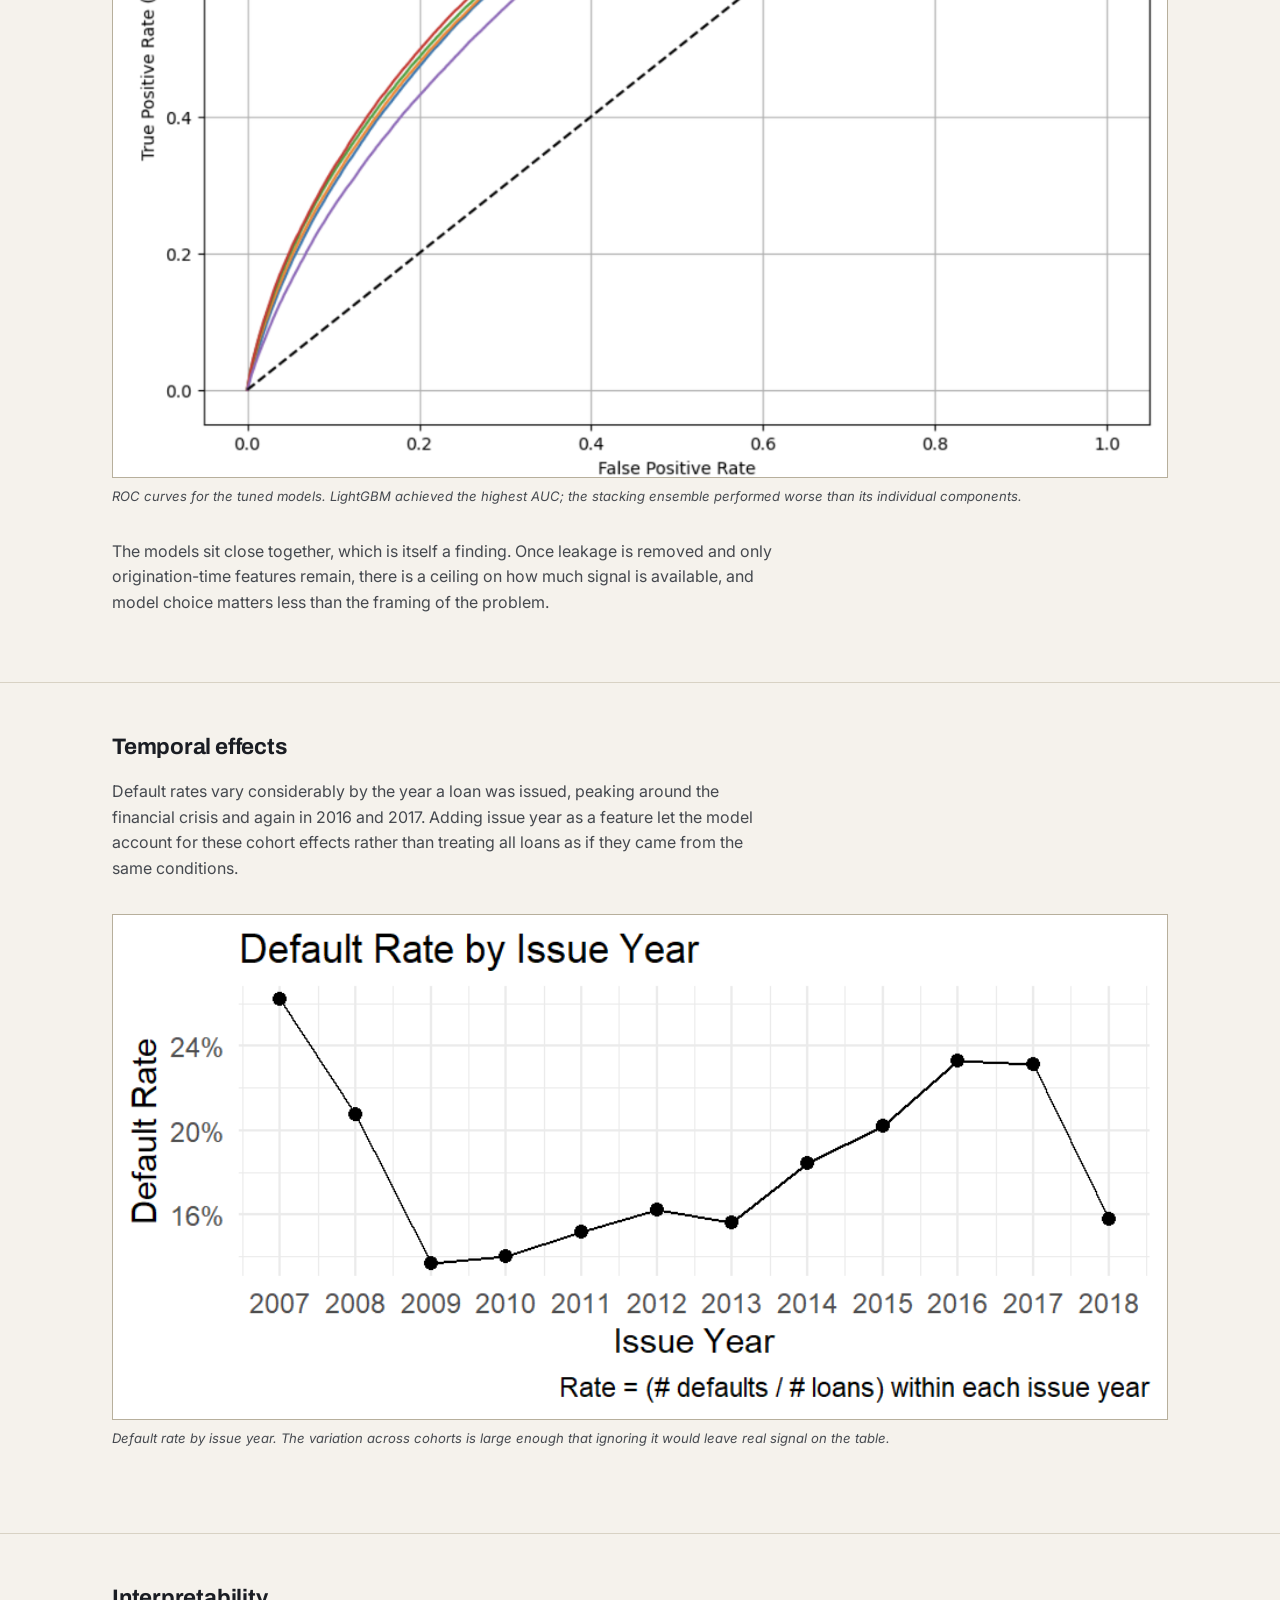
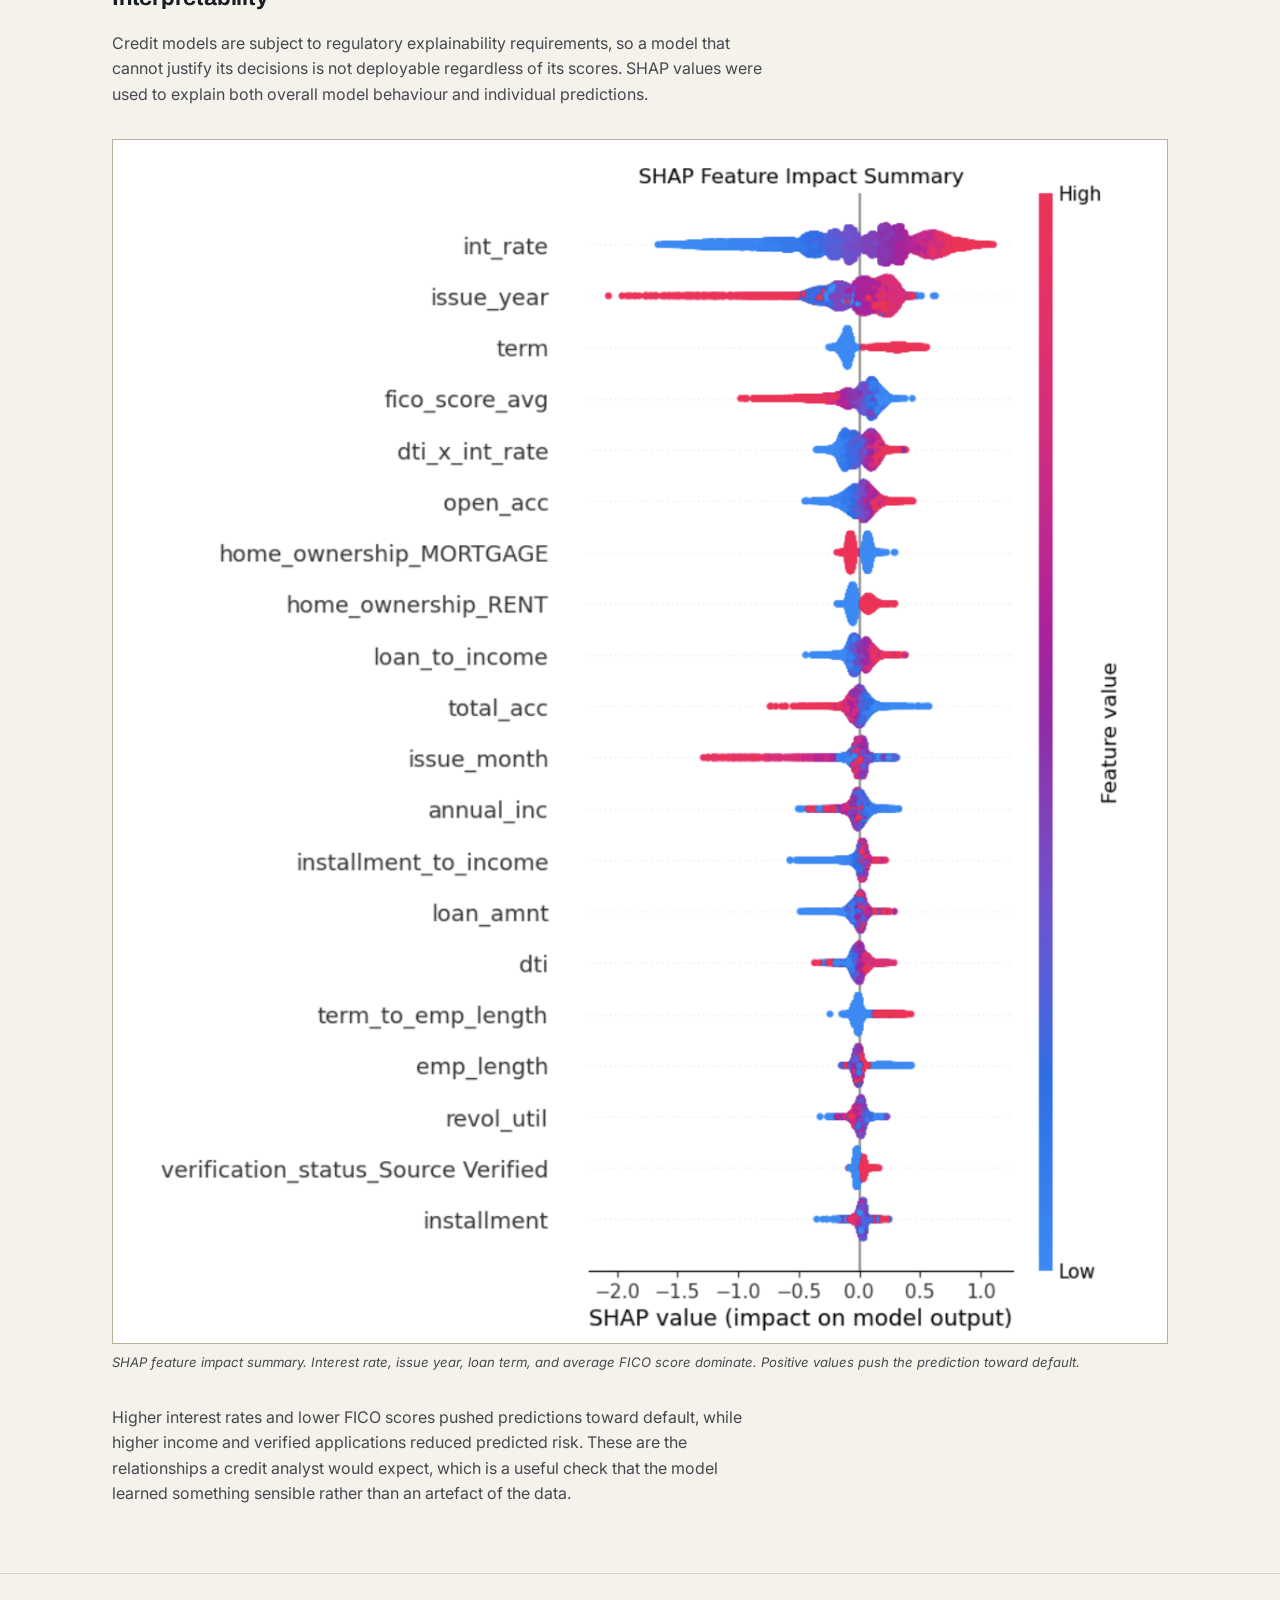
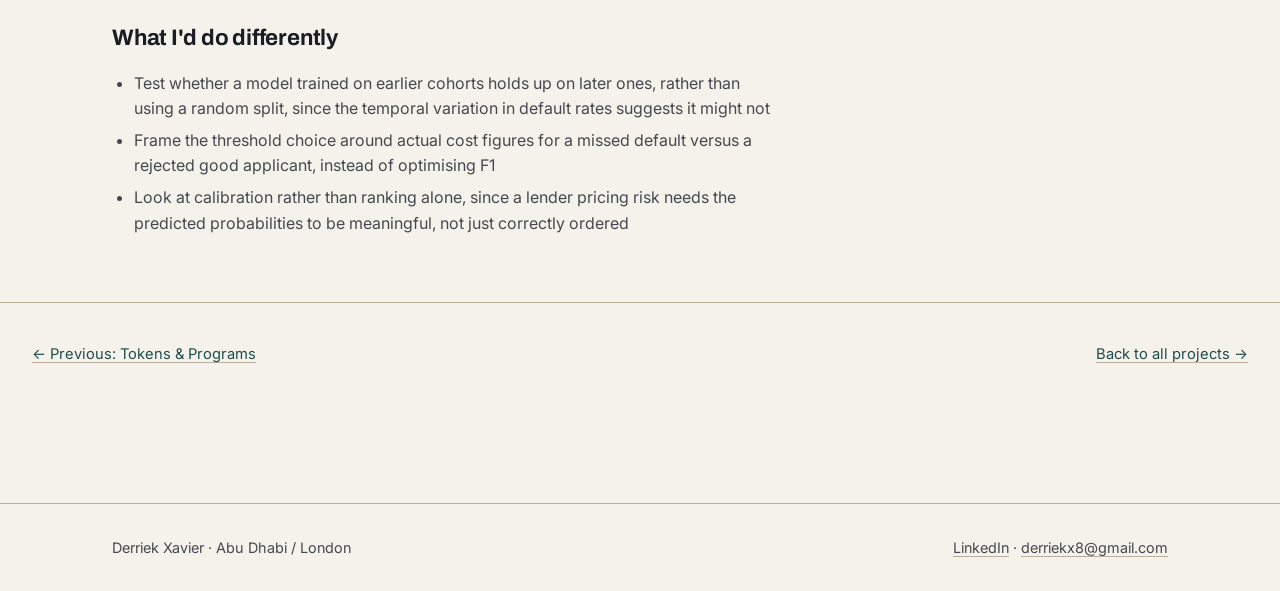
<file: projects/loan-default.html>
<!DOCTYPE html>
<html lang="en">
<head>
<meta charset="UTF-8">
<meta name="viewport" content="width=device-width, initial-scale=1.0">
<title>Loan Default Prediction - Derriek Xavier</title>

<link rel="icon" href="../favicon.ico" sizes="any">
<link rel="icon" href="../assets/icons/favicon-32.png" type="image/png" sizes="32x32">
<link rel="apple-touch-icon" href="../assets/icons/apple-touch-icon.png">

<meta property="og:type" content="website">
<meta property="og:url" content="https://derriekxavier.github.io/projects/loan-default.html">
<meta property="og:title" content="Loan Default Prediction - Derriek Xavier">
<meta property="og:description" content="MSc dissertation building a leakage-free credit risk pipeline on Lending Club data, covering class imbalance, feature engineering, and SHAP interpretability.">
<meta property="og:image" content="https://derriekxavier.github.io/assets/og/og-image.png">
<meta property="og:image:width" content="1200">
<meta property="og:image:height" content="630">

<meta name="twitter:card" content="summary_large_image">
<meta name="twitter:title" content="Loan Default Prediction - Derriek Xavier">
<meta name="twitter:description" content="MSc dissertation building a leakage-free credit risk pipeline on Lending Club data, covering class imbalance, feature engineering, and SHAP interpretability.">
<meta name="twitter:image" content="https://derriekxavier.github.io/assets/og/og-image.png">

<link rel="stylesheet" href="../assets/style.css">
</head>
<body>
<a href="#main" class="skip-link">Skip to content</a>

<header class="site-header">
  <a href="../index.html" class="brand">Derriek Xavier</a>
  <nav>
    <a href="../index.html#work">Work</a>
    <a href="https://www.linkedin.com/in/derriekxavier/" target="_blank" rel="noopener">LinkedIn</a>
    <a href="mailto:derriekx8@gmail.com">Contact</a>
  </nav>
</header>

<main id="main">
  <section class="proj-hero">
    <div class="wrap">
      <div class="breadcrumb"><a href="../index.html">Work</a> / Loan Default Prediction</div>
      <h1>Loan Default Prediction</h1>
      <p class="dek">MSc dissertation building a credit risk model on Lending Club loan data from 2007 to 2018, using only information available before a lending decision is made. Awarded a Distinction.</p>

      <div class="pill-row">
        <span class="pill">Python</span>
        <span class="pill">R</span>
        <span class="pill">LightGBM / XGBoost</span>
        <span class="pill">SMOTE-ENN</span>
        <span class="pill">Cost-Sensitive Learning</span>
        <span class="pill">SHAP</span>
      </div>

      <dl class="meta-row">
        <div><dt>CONTEXT</dt><dd>MSc Data Science and Business Analytics, University of Plymouth</dd></div>
        <div><dt>DATA</dt><dd>Lending Club loan records, 2007 to 2018, via Kaggle</dd></div>
        <div><dt>FINAL MODEL</dt><dd>LightGBM with engineered features and cost-sensitive weighting</dd></div>
      </dl>

      <p style="margin-bottom:32px;"><a href="../assets/docs/derriek-xavier-dissertation.pdf">Download the full dissertation (PDF)</a></p>
    </div>
  </section>

  <section class="proj-section">
    <div class="wrap">
      <h2>About the project</h2>
      <p class="prose">Lenders need to estimate the chance a borrower will default before approving a loan. Many published models on this dataset report high accuracy figures, but do so by including information that only exists after a loan has been issued, such as repayment history. That inflates results and produces a model that cannot actually be used at the point of decision.</p>
      <p>This project restricts the feature set to what is known at origination. The result is a lower headline score than much of the published work on this dataset, but one that reflects what the model could realistically achieve in deployment.</p>
    </div>
  </section>

  <section class="proj-section">
    <div class="wrap">
      <h2>The data problem</h2>
      <p class="prose">Two characteristics of the dataset shaped the whole approach: the classes are heavily imbalanced, and interest rate carries a strong signal that turns out to dominate the final model.</p>

      <figure>
        <img src="../assets/images/diss-imbalance.png" alt="Bar chart showing the count of non-default versus default loans, with non-defaults substantially outnumbering defaults">
        <figcaption>Non-defaults heavily outnumber defaults, so a model that predicts "no default" every time still scores high on accuracy</figcaption>
      </figure>

      <p class="prose">This is why accuracy is the wrong metric here. An untuned Random Forest reached 80% accuracy while catching only 6% of actual defaults, which is useless to a lender. The work focused on recall, F1, and AUC instead.</p>

      <figure>
        <img src="../assets/images/diss-interest-rate.png" alt="Box plot comparing interest rate distribution between defaulted and non-defaulted loans, showing higher rates among defaults">
        <figcaption>Interest rate by default status. Defaulted loans carry noticeably higher rates, since the platform's own pricing already encodes risk.</figcaption>
      </figure>
    </div>
  </section>

  <section class="proj-section">
    <div class="wrap">
      <h2>Approach</h2>
      <p class="prose">The work ran in four phases, each addressing a problem the previous phase exposed.</p>

      <div class="two-col prose">
        <div>
          <h3>1. Baselines</h3>
          <p>Logistic Regression with balanced class weights, and a default Random Forest. Logistic Regression handled the imbalance better out of the box. Random Forest scored well on accuracy but barely detected defaults at all.</p>

          <h3>2. Resampling and threshold tuning</h3>
          <p>SMOTE alone gave limited improvement. SMOTE-ENN, which combines oversampling with noise removal, worked better. Lowering the classification threshold from 0.50 down toward 0.25 raised recall substantially at the cost of precision.</p>
        </div>
        <div>
          <h3>3. Boosting</h3>
          <p>XGBoost and LightGBM reached similar results to the tuned Random Forest but needed less aggressive threshold adjustment. PCA was tested and made no meaningful difference, so it was dropped.</p>

          <h3>4. Feature engineering and cost sensitivity</h3>
          <p>Added temporal indicators, credit history aggregates, and a sentinel encoding with a missingness flag for delinquency recency. Cost-sensitive weighting was applied so misclassifying a defaulter carried a heavier penalty.</p>
        </div>
      </div>

      <figure>
        <img src="../assets/images/diss-threshold.png" alt="Line chart showing precision, recall, and F1 score across classification thresholds, with the best F1 threshold marked at 0.48">
        <figcaption>Precision, recall, and F1 across classification thresholds. Moving the threshold trades one against the other, so the choice depends on how costly a missed default is relative to a false alarm.</figcaption>
      </figure>
    </div>
  </section>

  <section class="proj-section">
    <div class="wrap">
      <h2>Results</h2>
      <p class="prose">The final LightGBM model, using the enhanced feature set with cost-sensitive weighting, reached an F1 score of 0.44 and an AUC of 0.73. The gain in F1 over earlier models was modest, but the higher AUC showed better ranking ability, meaning the model ordered borrowers by risk more reliably even at a fixed threshold.</p>

      <figure>
        <img src="../assets/images/diss-roc.png" alt="ROC curves comparing Logistic Regression, Random Forest, XGBoost, LightGBM, and a stacking ensemble against random guessing">
        <figcaption>ROC curves for the tuned models. LightGBM achieved the highest AUC; the stacking ensemble performed worse than its individual components.</figcaption>
      </figure>

      <p class="prose">The models sit close together, which is itself a finding. Once leakage is removed and only origination-time features remain, there is a ceiling on how much signal is available, and model choice matters less than the framing of the problem.</p>
    </div>
  </section>

  <section class="proj-section">
    <div class="wrap">
      <h2>Temporal effects</h2>
      <p class="prose">Default rates vary considerably by the year a loan was issued, peaking around the financial crisis and again in 2016 and 2017. Adding issue year as a feature let the model account for these cohort effects rather than treating all loans as if they came from the same conditions.</p>

      <figure>
        <img src="../assets/images/diss-default-year.png" alt="Line chart of default rate by loan issue year from 2007 to 2018, showing a peak in 2007, a dip around 2009, and a rise through 2016 and 2017">
        <figcaption>Default rate by issue year. The variation across cohorts is large enough that ignoring it would leave real signal on the table.</figcaption>
      </figure>
    </div>
  </section>

  <section class="proj-section">
    <div class="wrap">
      <h2>Interpretability</h2>
      <p class="prose">Credit models are subject to regulatory explainability requirements, so a model that cannot justify its decisions is not deployable regardless of its scores. SHAP values were used to explain both overall model behaviour and individual predictions.</p>

      <figure>
        <img src="../assets/images/diss-shap.png" alt="SHAP summary plot ranking features by impact on model output, with interest rate, issue year, loan term, and average FICO score at the top">
        <figcaption>SHAP feature impact summary. Interest rate, issue year, loan term, and average FICO score dominate. Positive values push the prediction toward default.</figcaption>
      </figure>

      <p class="prose">Higher interest rates and lower FICO scores pushed predictions toward default, while higher income and verified applications reduced predicted risk. These are the relationships a credit analyst would expect, which is a useful check that the model learned something sensible rather than an artefact of the data.</p>
    </div>
  </section>

  <section class="proj-section">
    <div class="wrap">
      <h2>What I'd do differently</h2>
      <ul class="prose">
        <li>Test whether a model trained on earlier cohorts holds up on later ones, rather than using a random split, since the temporal variation in default rates suggests it might not</li>
        <li>Frame the threshold choice around actual cost figures for a missed default versus a rejected good applicant, instead of optimising F1</li>
        <li>Look at calibration rather than ranking alone, since a lender pricing risk needs the predicted probabilities to be meaningful, not just correctly ordered</li>
      </ul>
    </div>
  </section>
</main>

<nav class="nav-between">
  <a href="tokens-programs.html">← Previous: Tokens &amp; Programs</a>
  <a href="../index.html">Back to all projects →</a>
</nav>

<footer class="site-footer">
  <div class="wrap">
    <span>Derriek Xavier · Abu Dhabi / London</span>
    <span><a href="https://www.linkedin.com/in/derriekxavier/" target="_blank" rel="noopener">LinkedIn</a> · <a href="mailto:derriekx8@gmail.com">derriekx8@gmail.com</a></span>
  </div>
</footer>

</body>
</html>
</file>
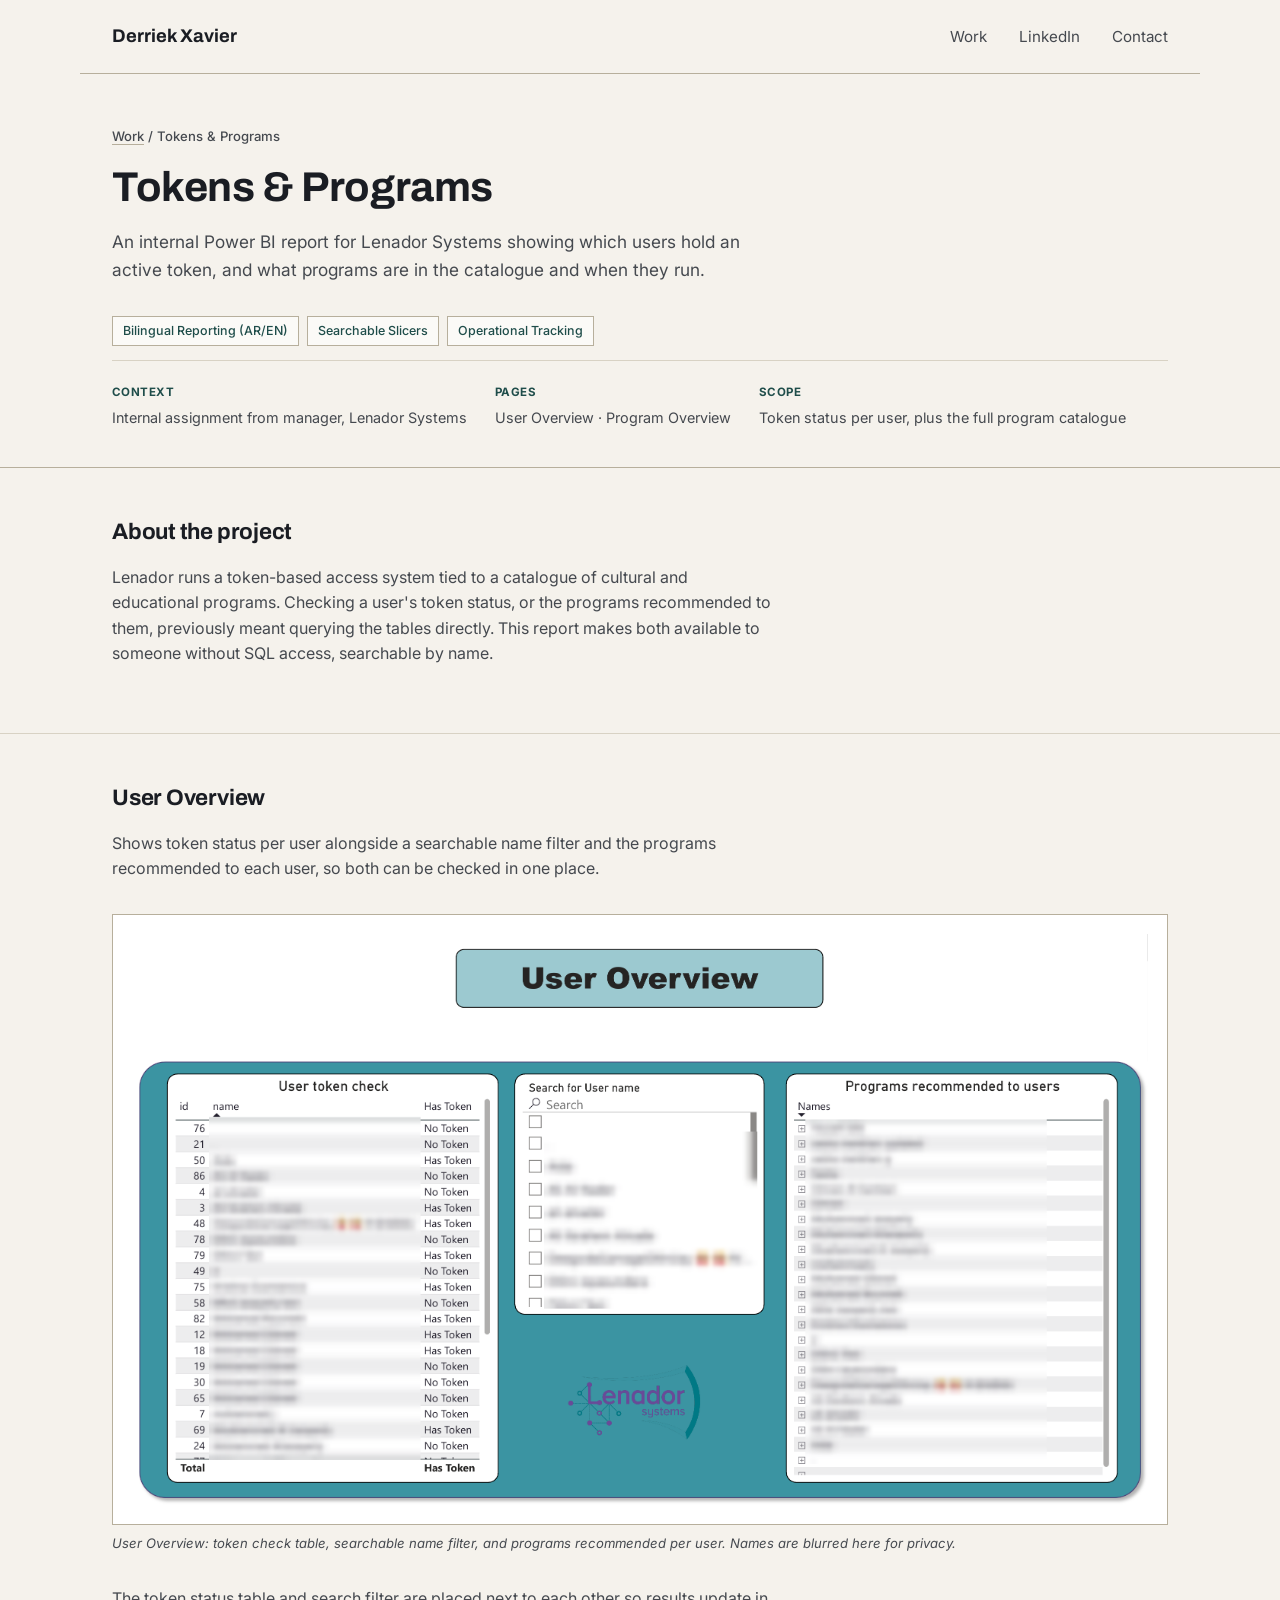
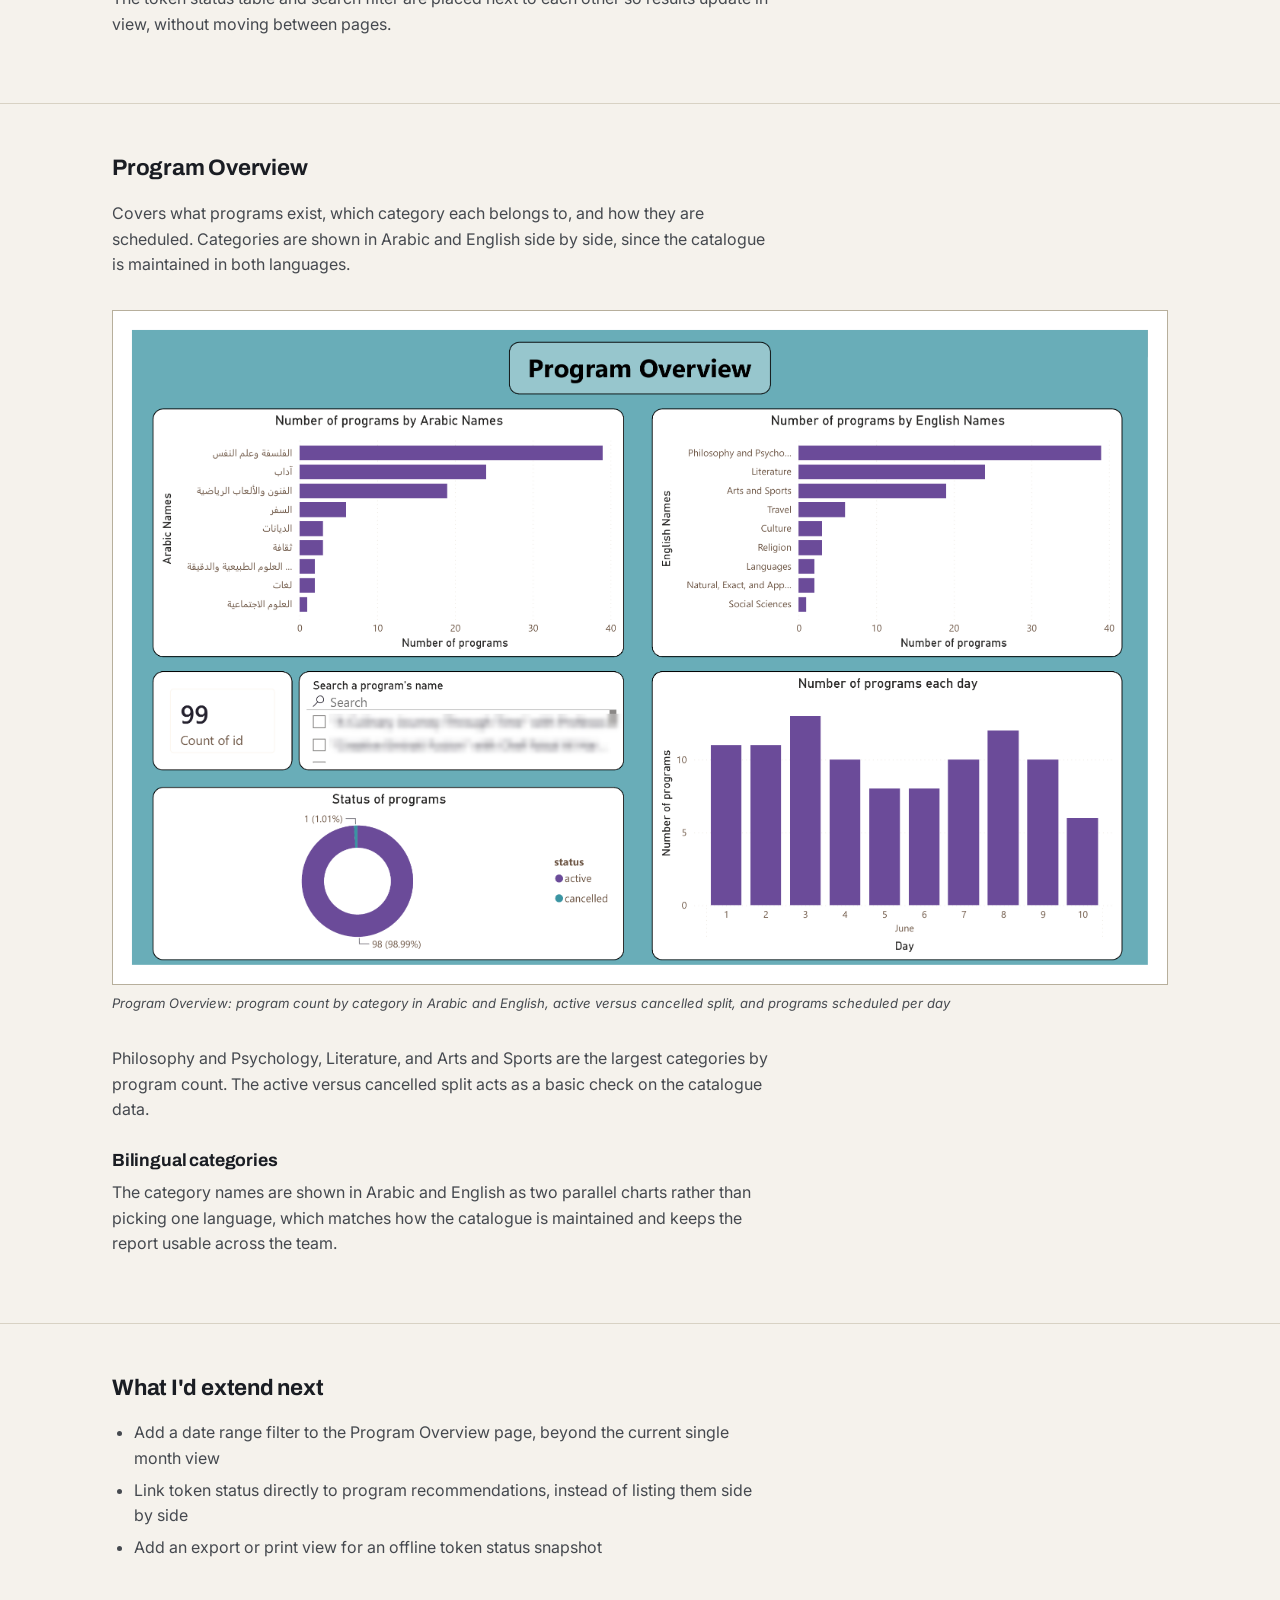
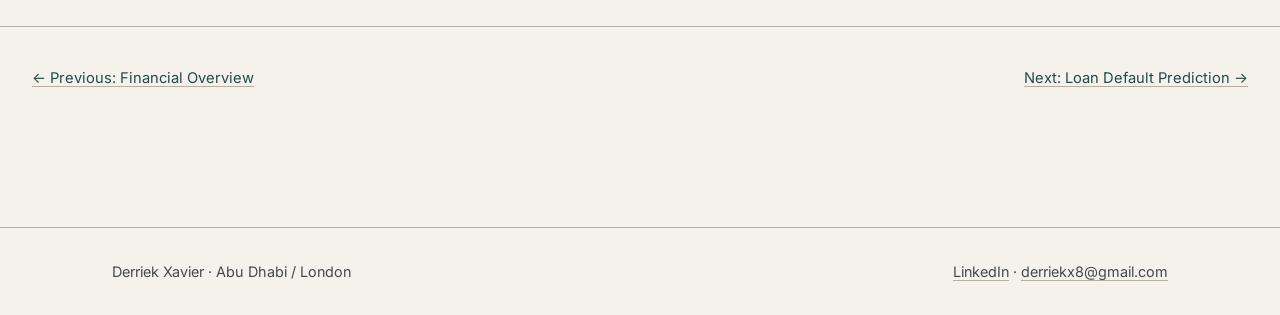
<file: projects/tokens-programs.html>
<!DOCTYPE html>
<html lang="en">
<head>
<meta charset="UTF-8">
<meta name="viewport" content="width=device-width, initial-scale=1.0">
<title>Tokens &amp; Programs - Derriek Xavier</title>

<link rel="icon" href="../favicon.ico" sizes="any">
<link rel="icon" href="../assets/icons/favicon-32.png" type="image/png" sizes="32x32">
<link rel="apple-touch-icon" href="../assets/icons/apple-touch-icon.png">

<meta property="og:type" content="website">
<meta property="og:url" content="https://derriekxavier.github.io/projects/tokens-programs.html">
<meta property="og:title" content="Tokens &amp; Programs - Derriek Xavier">
<meta property="og:description" content="An internal Power BI report showing user token status and the bilingual program catalogue at Lenador Systems.">
<meta property="og:image" content="https://derriekxavier.github.io/assets/og/og-image.png">
<meta property="og:image:width" content="1200">
<meta property="og:image:height" content="630">

<meta name="twitter:card" content="summary_large_image">
<meta name="twitter:title" content="Tokens &amp; Programs - Derriek Xavier">
<meta name="twitter:description" content="An internal Power BI report showing user token status and the bilingual program catalogue at Lenador Systems.">
<meta name="twitter:image" content="https://derriekxavier.github.io/assets/og/og-image.png">

<link rel="stylesheet" href="../assets/style.css">
</head>
<body>
<a href="#main" class="skip-link">Skip to content</a>

<header class="site-header">
  <a href="../index.html" class="brand">Derriek Xavier</a>
  <nav>
    <a href="../index.html#work">Work</a>
    <a href="https://www.linkedin.com/in/derriekxavier/" target="_blank" rel="noopener">LinkedIn</a>
    <a href="mailto:derriekx8@gmail.com">Contact</a>
  </nav>
</header>

<main id="main">
  <section class="proj-hero">
    <div class="wrap">
      <div class="breadcrumb"><a href="../index.html">Work</a> / Tokens &amp; Programs</div>
      <h1>Tokens &amp; Programs</h1>
      <p class="dek">An internal Power BI report for Lenador Systems showing which users hold an active token, and what programs are in the catalogue and when they run.</p>

      <div class="pill-row">
        <span class="pill">Bilingual Reporting (AR/EN)</span>
        <span class="pill">Searchable Slicers</span>
        <span class="pill">Operational Tracking</span>
      </div>

      <dl class="meta-row">
        <div><dt>CONTEXT</dt><dd>Internal assignment from manager, Lenador Systems</dd></div>
        <div><dt>PAGES</dt><dd>User Overview · Program Overview</dd></div>
        <div><dt>SCOPE</dt><dd>Token status per user, plus the full program catalogue</dd></div>
      </dl>
    </div>

  </section>

  <section class="proj-section">
    <div class="wrap">
      <h2>About the project</h2>
      <p class="prose">Lenador runs a token-based access system tied to a catalogue of cultural and educational programs. Checking a user's token status, or the programs recommended to them, previously meant querying the tables directly. This report makes both available to someone without SQL access, searchable by name.</p>
    </div>
  </section>

  <section class="proj-section">
    <div class="wrap">
      <h2>User Overview</h2>
      <p class="prose">Shows token status per user alongside a searchable name filter and the programs recommended to each user, so both can be checked in one place.</p>

      <figure>
        <img src="../assets/images/tokens-1.png" alt="User Overview page showing a user token check table with Has Token / No Token status, a searchable user name list, and a programs recommended to users list">
        <figcaption>User Overview: token check table, searchable name filter, and programs recommended per user. Names are blurred here for privacy.</figcaption>
      </figure>

      <p class="prose">The token status table and search filter are placed next to each other so results update in view, without moving between pages.</p>
    </div>
  </section>

  <section class="proj-section">
    <div class="wrap">
      <h2>Program Overview</h2>
      <p class="prose">Covers what programs exist, which category each belongs to, and how they are scheduled. Categories are shown in Arabic and English side by side, since the catalogue is maintained in both languages.</p>

      <figure>
        <img src="../assets/images/tokens-2.png" alt="Program Overview page showing number of programs by Arabic and English category names, a searchable program name list, program status donut chart, and number of programs by day in June">
        <figcaption>Program Overview: program count by category in Arabic and English, active versus cancelled split, and programs scheduled per day</figcaption>
      </figure>

      <p class="prose">Philosophy and Psychology, Literature, and Arts and Sports are the largest categories by program count. The active versus cancelled split acts as a basic check on the catalogue data.</p>

      <h3 class="prose">Bilingual categories</h3>
      <p class="prose">The category names are shown in Arabic and English as two parallel charts rather than picking one language, which matches how the catalogue is maintained and keeps the report usable across the team.</p>
    </div>
  </section>

  <section class="proj-section">
    <div class="wrap">
      <h2>What I'd extend next</h2>
      <ul class="prose">
        <li>Add a date range filter to the Program Overview page, beyond the current single month view</li>
        <li>Link token status directly to program recommendations, instead of listing them side by side</li>
        <li>Add an export or print view for an offline token status snapshot</li>
      </ul>
    </div>
  </section>
</main>

<nav class="nav-between">
  <a href="bi-gauntlet.html">← Previous: Financial Overview</a>
  <a href="loan-default.html">Next: Loan Default Prediction →</a>
</nav>

<footer class="site-footer">
  <div class="wrap">
    <span>Derriek Xavier · Abu Dhabi / London</span>
    <span><a href="https://www.linkedin.com/in/derriekxavier/" target="_blank" rel="noopener">LinkedIn</a> · <a href="mailto:derriekx8@gmail.com">derriekx8@gmail.com</a></span>
  </div>
</footer>

</body>
</html>
</file>
<file: assets/style.css>
@import url('https://fonts.googleapis.com/css2?family=Archivo:wght@500;600;700;800&family=Inter:wght@400;500;600&family=IBM+Plex+Mono:wght@400;500&display=swap');

:root {
  --paper: #F5F2EC;
  --paper-raised: #FBFAF7;
  --ink: #1A1D23;
  --ink-soft: #45494F;
  --teal: #1F4D4A;
  --teal-bright: #2D6F6A;
  --rust: #B5502B;
  --line: #D8D2C4;
  --line-strong: #B7AF9C;
  --measure: 66ch;
}

* { box-sizing: border-box; }

html { scroll-behavior: smooth; }

body {
  margin: 0;
  background: var(--paper);
  color: var(--ink);
  font-family: 'Inter', system-ui, sans-serif;
  font-size: 16px;
  line-height: 1.6;
  -webkit-font-smoothing: antialiased;
}

h1, h2, h3 {
  font-family: 'Archivo', 'Inter', system-ui, sans-serif;
  font-weight: 700;
  letter-spacing: -0.01em;
  color: var(--ink);
  line-height: 1.1;
  margin: 0;
}

code, .mono, .mono * {
  font-family: 'IBM Plex Mono', ui-monospace, monospace;
}

a { color: var(--teal); text-decoration-color: var(--line-strong); text-underline-offset: 3px; }
a:hover { color: var(--rust); }

::selection { background: var(--teal); color: var(--paper); }

.skip-link {
  position: absolute; left: -9999px; top: 0;
  background: var(--ink); color: var(--paper); padding: 10px 16px; z-index: 100;
}
.skip-link:focus { left: 16px; top: 16px; }

/* ---- Shell ---- */

.site-header {
  border-bottom: 1px solid var(--line-strong);
  padding: 22px 32px;
  display: flex;
  align-items: baseline;
  justify-content: space-between;
  max-width: 1120px;
  margin: 0 auto;
}
.site-header .brand {
  font-family: 'Archivo', 'Inter', system-ui, sans-serif;
  font-weight: 700;
  font-size: 1.15rem;
  color: var(--ink);
  text-decoration: none;
}
.site-header .brand:hover { color: var(--ink); }
.site-header nav a {
  margin-left: 28px;
  color: var(--ink-soft);
  text-decoration: none;
  font-size: 0.95rem;
}
.site-header nav a:hover { color: var(--rust); }

.wrap { max-width: 1120px; margin: 0 auto; padding: 0 32px; }
.prose { max-width: var(--measure); margin-left: 0; margin-right: auto; }

footer.site-footer {
  border-top: 1px solid var(--line-strong);
  margin-top: 96px;
  padding: 32px;
}
footer.site-footer .wrap {
  display: flex;
  justify-content: space-between;
  align-items: center;
  flex-wrap: wrap;
  gap: 12px;
  color: var(--ink-soft);
  font-size: 0.9rem;
}
footer.site-footer a { color: var(--ink-soft); }

/* ---- Home hero ---- */

.hero {
  padding: 72px 32px 56px;
  border-bottom: 1px solid var(--line-strong);
}
.hero .eyebrow {
  color: var(--teal);
  font-size: 0.8rem;
  margin-bottom: 14px;
  font-weight: 700;
  letter-spacing: 0.06em;
  text-transform: uppercase;
}
.hero h1 {
  font-size: clamp(2.1rem, 4vw, 3.1rem);
  max-width: 24ch;
  margin-bottom: 22px;
}
.hero p.lede {
  max-width: 60ch;
  font-size: 1.15rem;
  color: var(--ink-soft);
  margin-bottom: 28px;
}
.hero .hero-links a {
  display: inline-block;
  margin-right: 20px;
  font-size: 0.95rem;
}

.stat-strip {
  display: grid;
  grid-template-columns: repeat(4, 1fr);
  border-top: 1px solid var(--line);
  margin-top: 44px;
}
.stat-strip div {
  padding: 18px 20px 0 0;
  border-left: 1px solid var(--line);
}
.stat-strip div:first-child { border-left: none; padding-left: 0; }
.stat-strip .num {
  font-weight: 700;
  font-size: 1.5rem;
  color: var(--teal);
  display: block;
}
.stat-strip .label {
  font-size: 0.82rem;
  color: var(--ink-soft);
}

/* ---- Project index ---- */

.project-list {
  padding: 56px 32px 40px;
}
.project-list h2 {
  font-size: 1.5rem;
  margin-bottom: 6px;
}
.project-list .section-note {
  color: var(--ink-soft);
  margin-bottom: 32px;
  max-width: 60ch;
}

.card-grid {
  display: grid;
  grid-template-columns: repeat(2, 1fr);
  gap: 1px;
  background: var(--line-strong);
  border: 1px solid var(--line-strong);
}
.proj-card {
  background: var(--paper-raised);
  padding: 26px 24px;
  text-decoration: none;
  color: var(--ink);
  display: flex;
  flex-direction: column;
  min-height: 260px;
}
.proj-card:hover { background: #fff; }
.proj-card .tag {
  font-size: 0.72rem;
  font-weight: 700;
  letter-spacing: 0.05em;
  text-transform: uppercase;
  color: var(--teal);
  margin-bottom: 14px;
}
.proj-card h3 {
  font-size: 1.3rem;
  margin-bottom: 10px;
}
.proj-card p {
  color: var(--ink-soft);
  font-size: 0.94rem;
  flex-grow: 1;
}
.proj-card .go {
  margin-top: 16px;
  font-size: 0.88rem;
  color: var(--rust);
  font-weight: 500;
}

/* ---- Skills / about band ---- */

.about-band {
  background: var(--teal);
  color: #EFEDE4;
  padding: 56px 32px;
}
.about-band h2 { color: #fff; font-size: 1.5rem; margin-bottom: 18px; }
.about-band p { max-width: 68ch; color: #D9E4E2; }
.about-band .skills-list {
  display: flex;
  flex-wrap: wrap;
  gap: 10px 14px;
  margin-top: 24px;
  list-style: none;
  padding: 0;
}
.about-band .skills-list li {
  font-size: 0.82rem;
  font-weight: 500;
  border: 1px solid rgba(239,237,228,0.35);
  padding: 5px 11px;
  color: #EFEDE4;
}

/* ---- Project page ---- */

.proj-hero {
  padding: 52px 32px 0;
  border-bottom: 1px solid var(--line-strong);
}
.proj-hero .breadcrumb {
  font-size: 0.82rem;
  font-weight: 500;
  color: var(--ink-soft);
  margin-bottom: 18px;
}
.proj-hero .breadcrumb a { color: var(--ink-soft); }
.proj-hero h1 { font-size: clamp(1.9rem, 3.4vw, 2.6rem); margin-bottom: 12px; max-width: 22ch; }
.proj-hero .dek {
  font-size: 1.08rem;
  color: var(--ink-soft);
  max-width: 62ch;
  margin-bottom: 32px;
}
.proj-hero .meta-row {
  display: flex;
  flex-wrap: wrap;
  gap: 28px;
  padding: 22px 0 24px;
  border-top: 1px solid var(--line);
  font-size: 0.9rem;
}
.proj-hero .meta-row dt {
  font-size: 0.72rem;
  font-weight: 700;
  letter-spacing: 0.04em;
  text-transform: uppercase;
  color: var(--teal);
  margin-bottom: 4px;
}
.proj-hero .meta-row dd { margin: 0; color: var(--ink-soft); }

.proj-kpis {
  display: grid;
  grid-template-columns: repeat(auto-fit, minmax(140px, 1fr));
  border-top: 1px solid var(--line-strong);
  border-bottom: 1px solid var(--line-strong);
}
.proj-kpis div {
  padding: 20px 22px;
  border-left: 1px solid var(--line);
}
.proj-kpis div:first-child { border-left: none; }
.proj-kpis .num {
  font-weight: 700;
  font-size: 1.4rem;
  color: var(--rust);
  display: block;
}
.proj-kpis .label { font-size: 0.78rem; color: var(--ink-soft); }

.proj-section {
  padding: 52px 32px;
  border-bottom: 1px solid var(--line);
}
.proj-section:last-of-type { border-bottom: none; }
.proj-section h2 {
  font-size: 1.4rem;
  margin-bottom: 20px;
}
.proj-section h3 {
  font-size: 1.1rem;
  margin: 28px 0 10px;
}
.proj-section p { color: var(--ink-soft); margin: 0 0 14px; }
.proj-section ul { color: var(--ink-soft); padding-left: 22px; margin: 0 0 14px; }
.proj-section li { margin-bottom: 6px; }

figure { margin: 32px 0; }
figure img {
  width: 100%;
  display: block;
  border: 1px solid var(--line-strong);
}
figcaption {
  font-size: 0.82rem;
  font-style: italic;
  color: var(--ink-soft);
  margin-top: 8px;
}

.dax-block {
  background: var(--ink);
  color: #E7E4D9;
  padding: 20px 22px;
  overflow-x: auto;
  font-family: 'IBM Plex Mono', ui-monospace, monospace;
  font-size: 0.85rem;
  line-height: 1.65;
  margin: 18px 0 24px;
}
.dax-block .c { color: #7FA69E; } /* comment tone */

.pill-row { display: flex; flex-wrap: wrap; gap: 8px; margin: 14px 0 6px; }
.pill {
  font-size: 0.78rem;
  font-weight: 500;
  border: 1px solid var(--line-strong);
  padding: 4px 10px;
  color: var(--teal);
  background: var(--paper-raised);
}

.two-col {
  display: grid;
  grid-template-columns: 1fr 1fr;
  gap: 40px;
}

.nav-between {
  display: flex;
  justify-content: space-between;
  padding: 40px 32px;
  border-top: 1px solid var(--line-strong);
  font-size: 0.92rem;
}

@media (max-width: 760px) {
  .site-header { padding: 18px 20px; }
  .site-header nav a { margin-left: 16px; font-size: 0.88rem; }
  .stat-strip { grid-template-columns: repeat(2, 1fr); row-gap: 22px; }
  .stat-strip div:nth-child(3) { border-left: none; }
  .proj-kpis { grid-template-columns: repeat(2, 1fr); }
  .proj-kpis div:nth-child(3) { border-left: none; }
  .two-col { grid-template-columns: 1fr; }
  .card-grid { grid-template-columns: 1fr; }
  .hero, .project-list, .about-band, .proj-hero, .proj-section, footer.site-footer .wrap, .nav-between { padding-left: 20px; padding-right: 20px; }
}

@media (prefers-reduced-motion: reduce) {
  html { scroll-behavior: auto; }
}

a:focus-visible, button:focus-visible {
  outline: 2px solid var(--rust);
  outline-offset: 2px;
}
</file>
